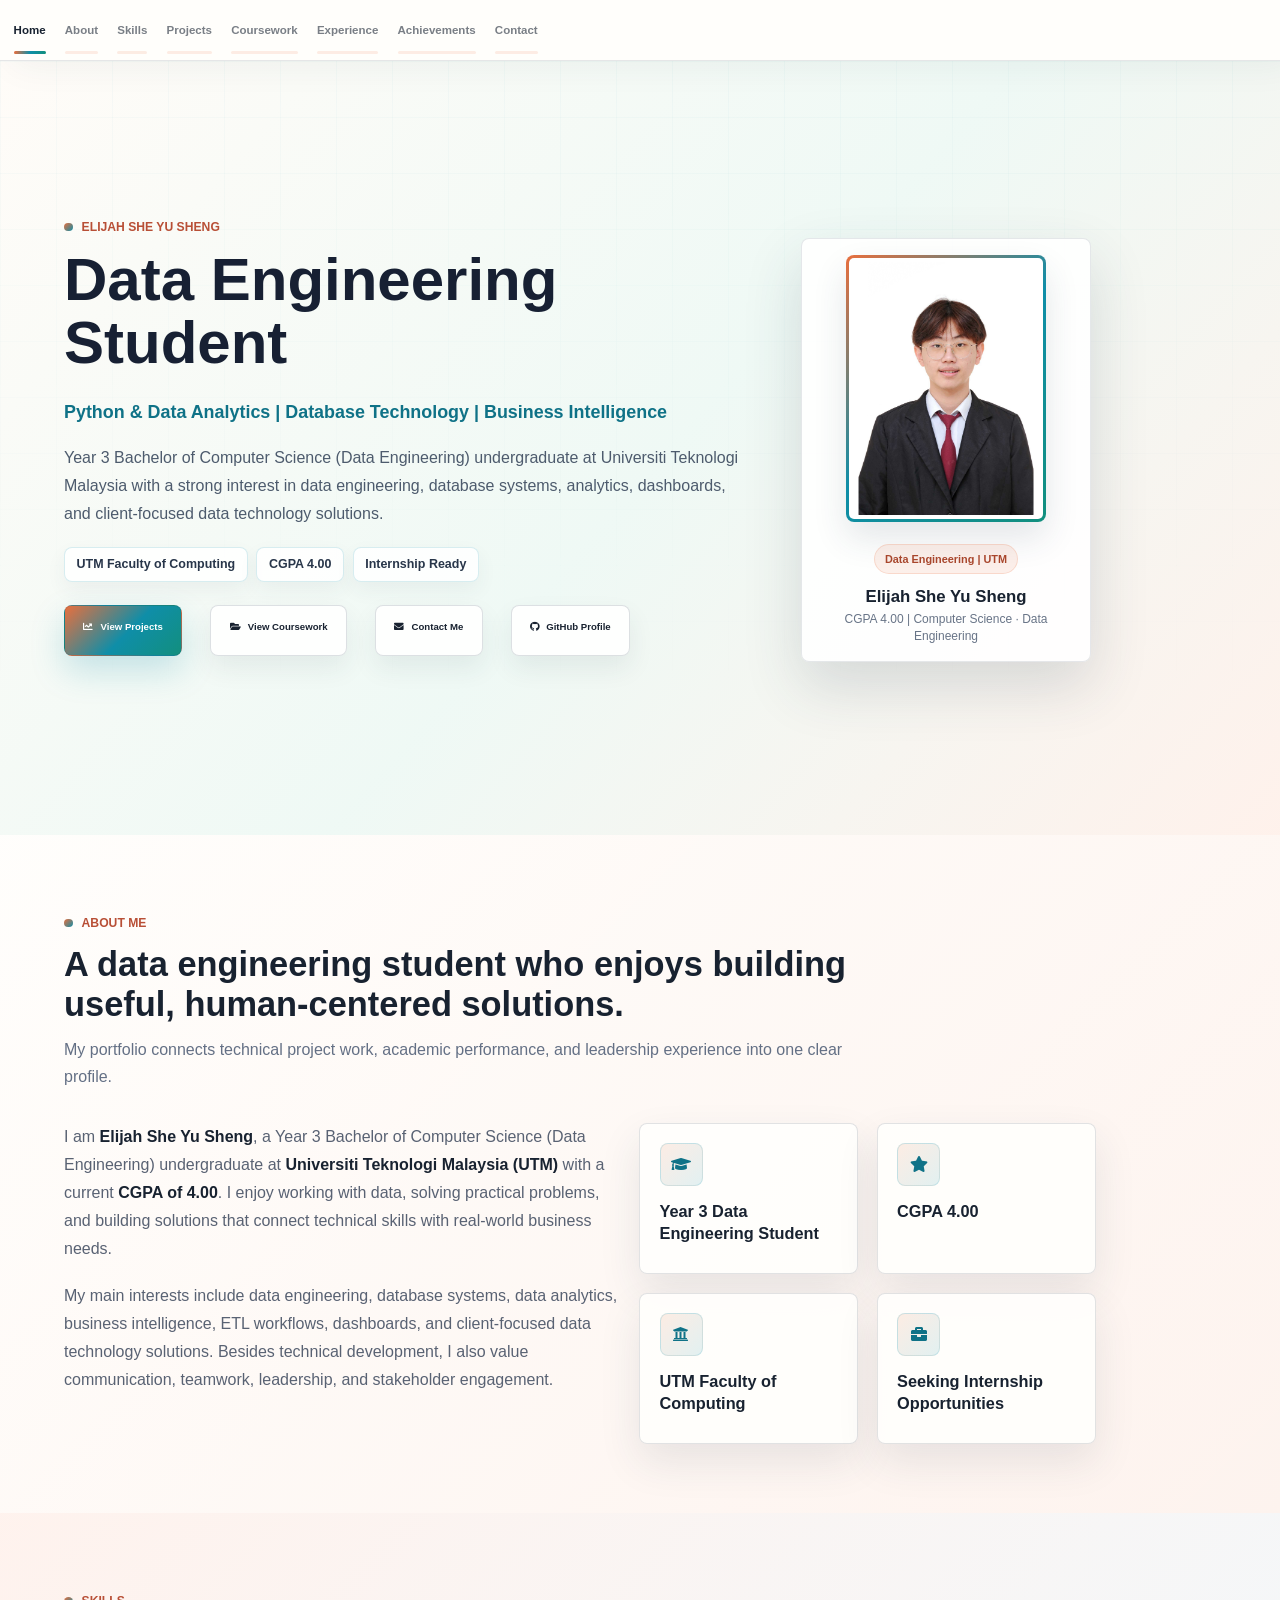
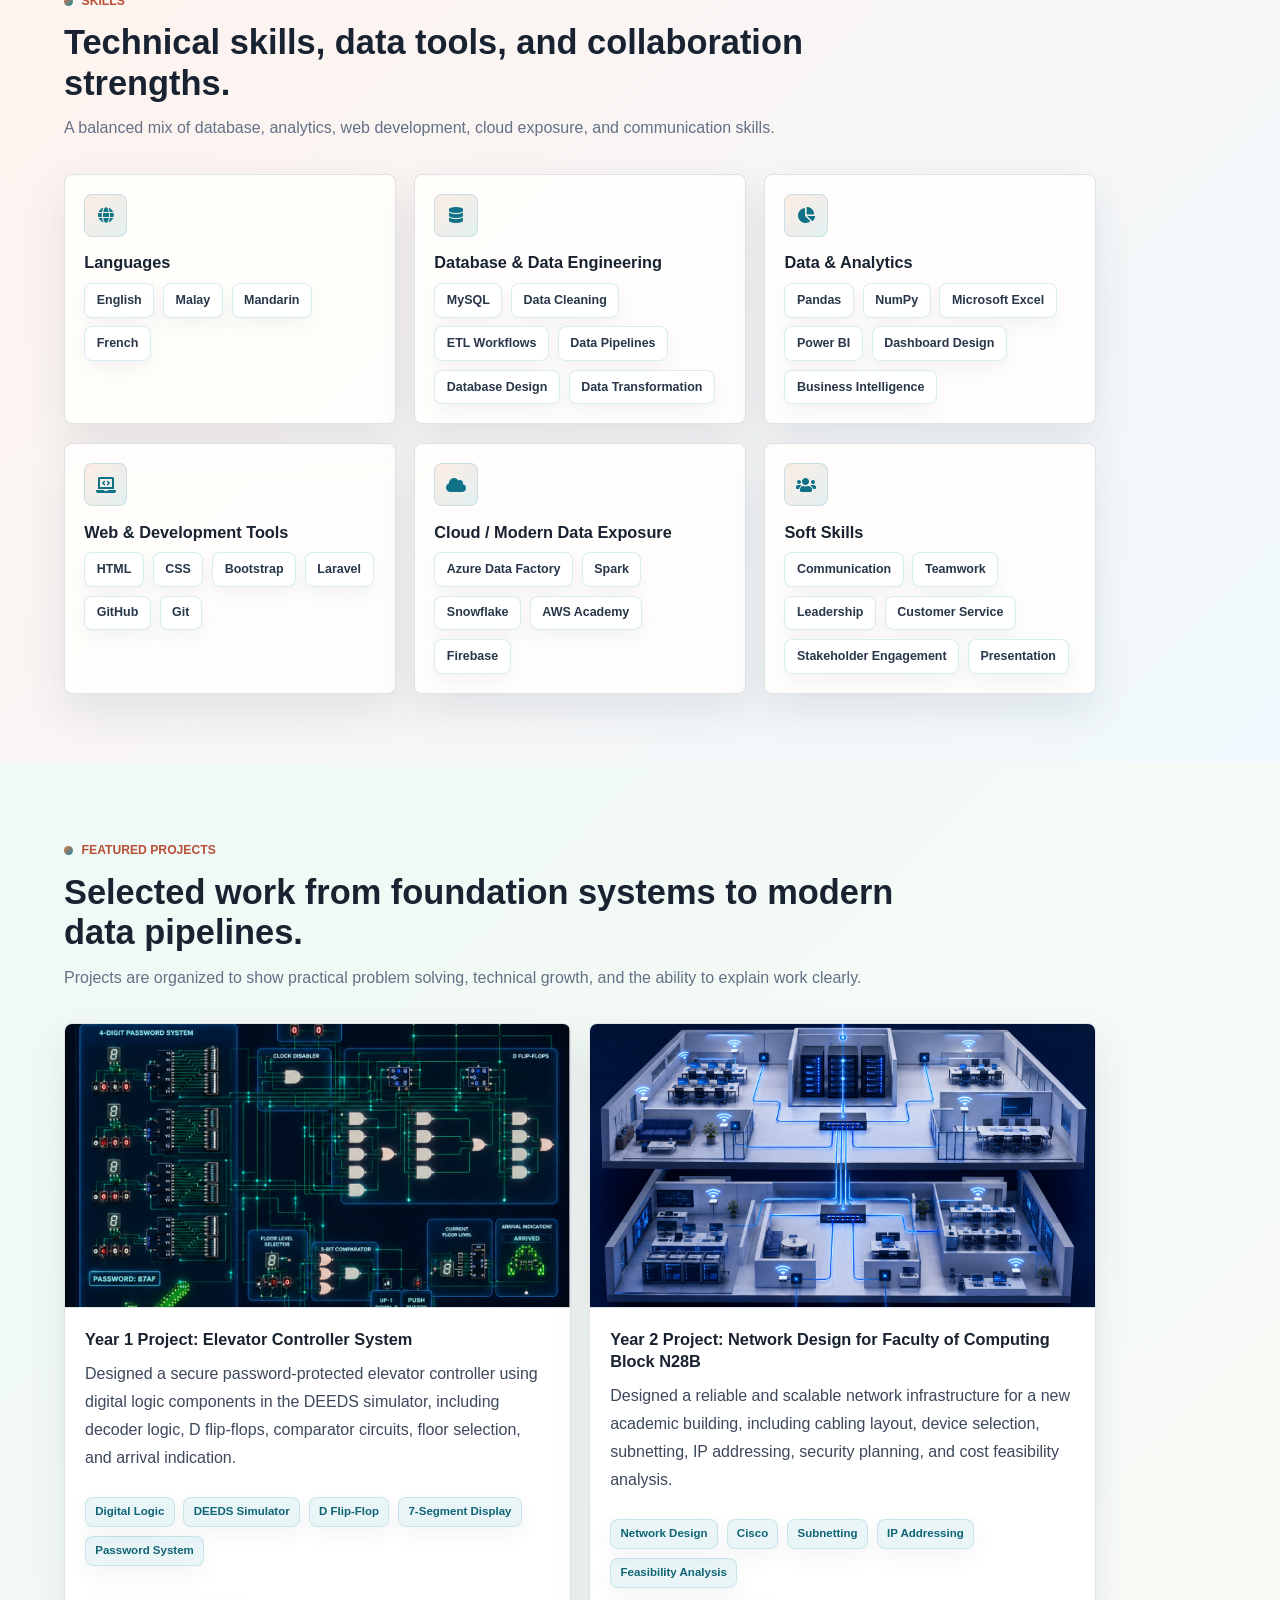
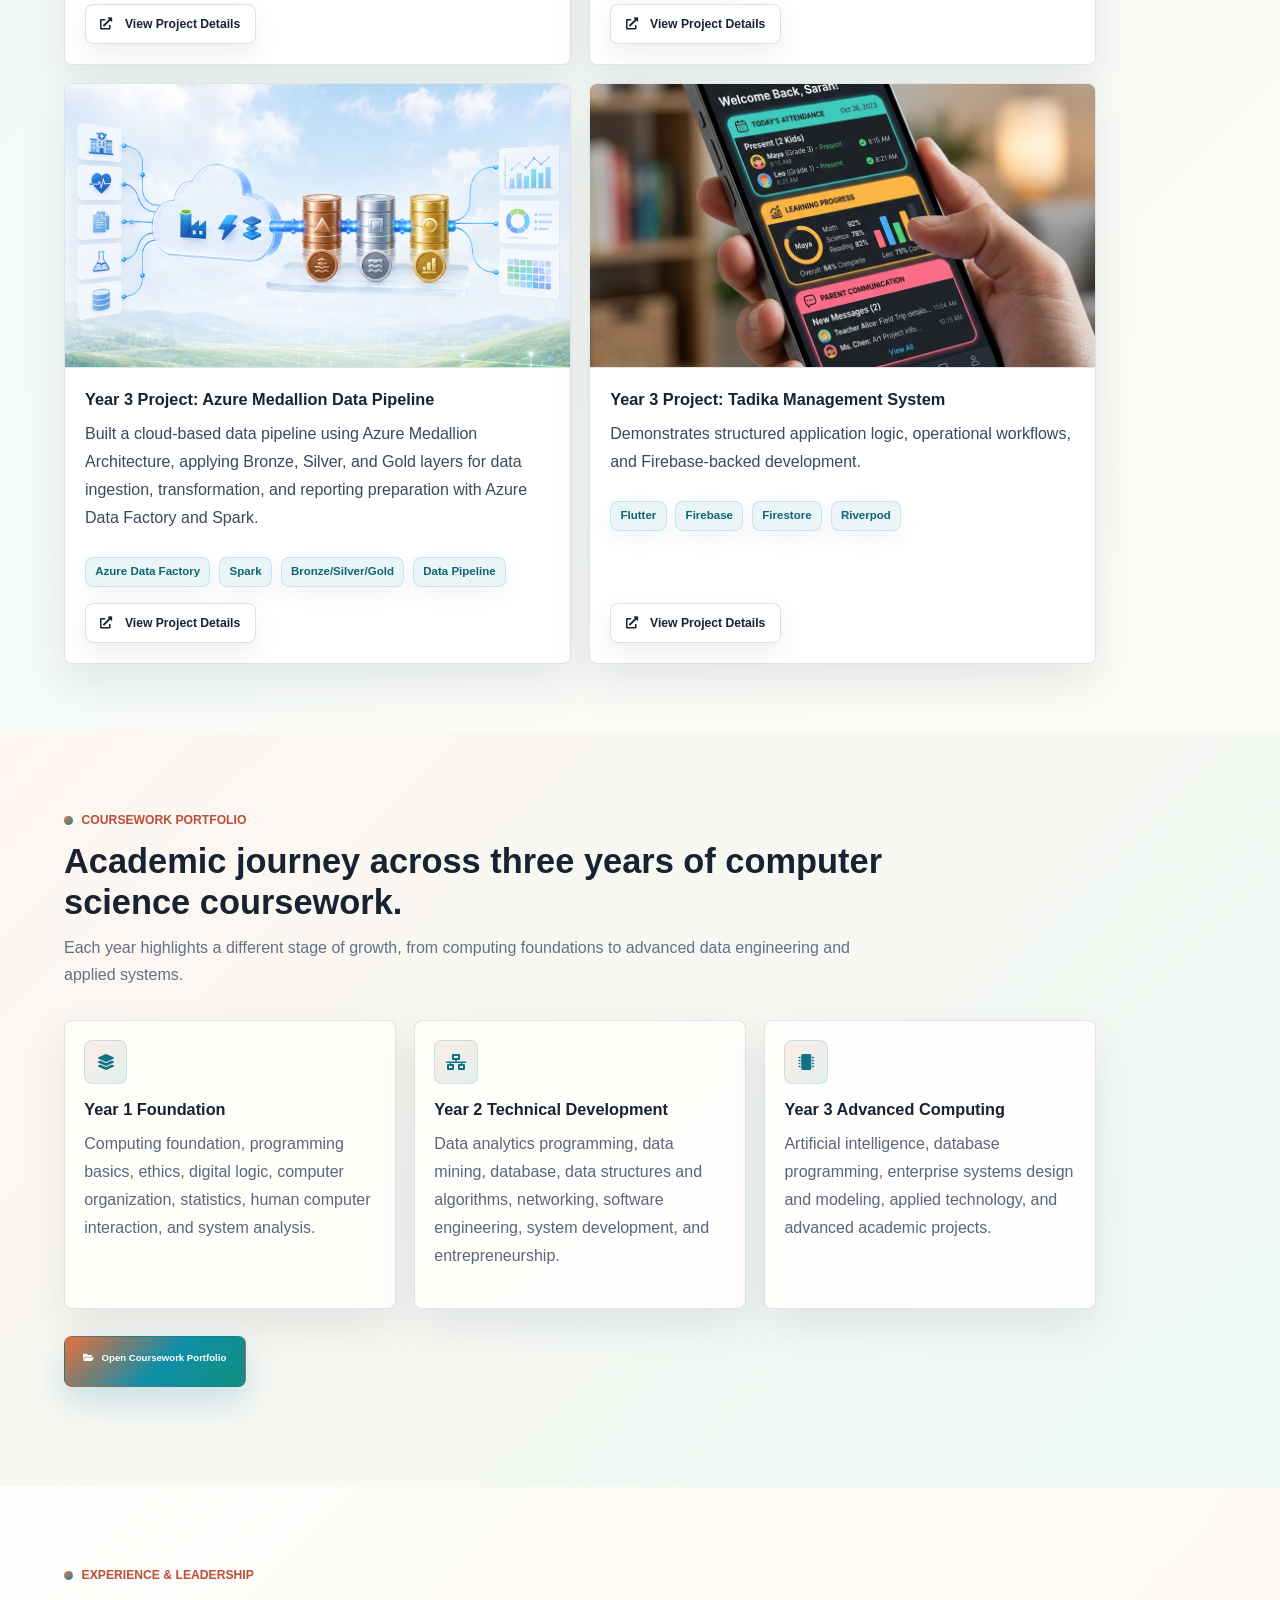
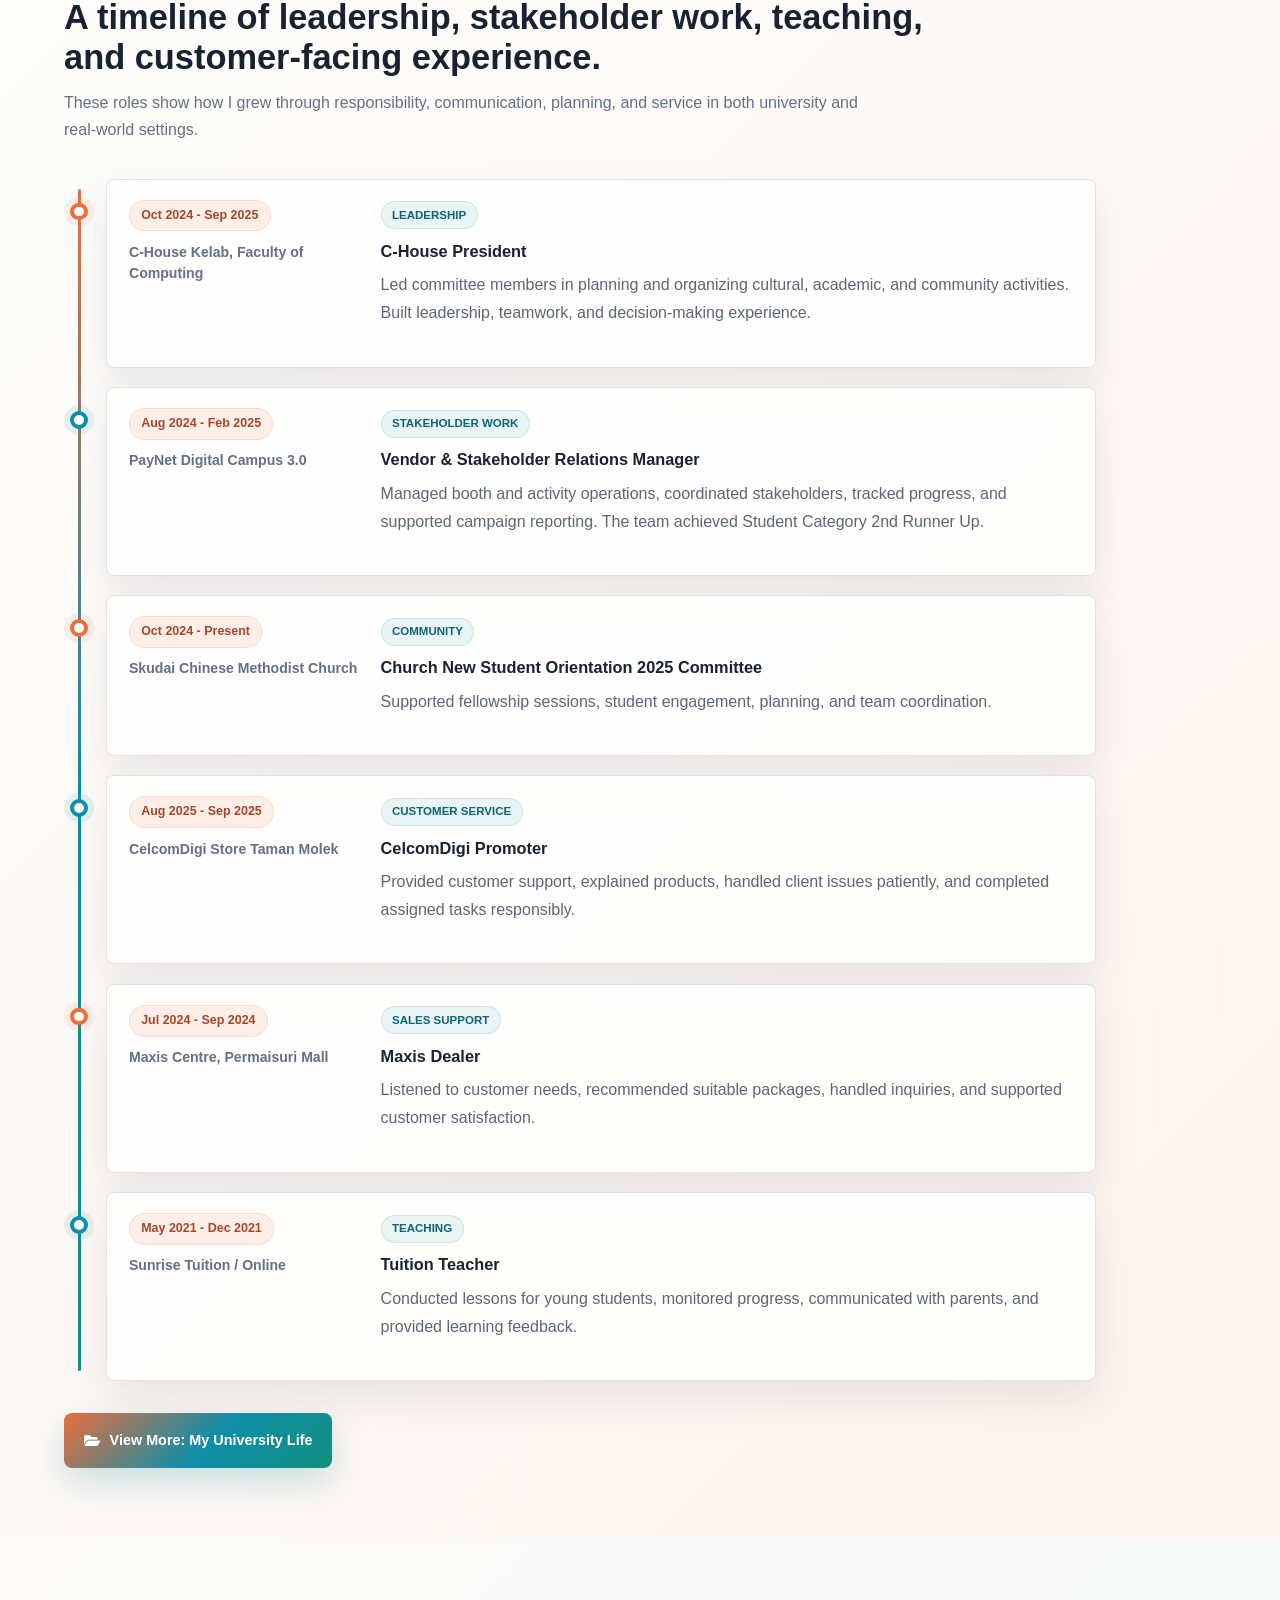
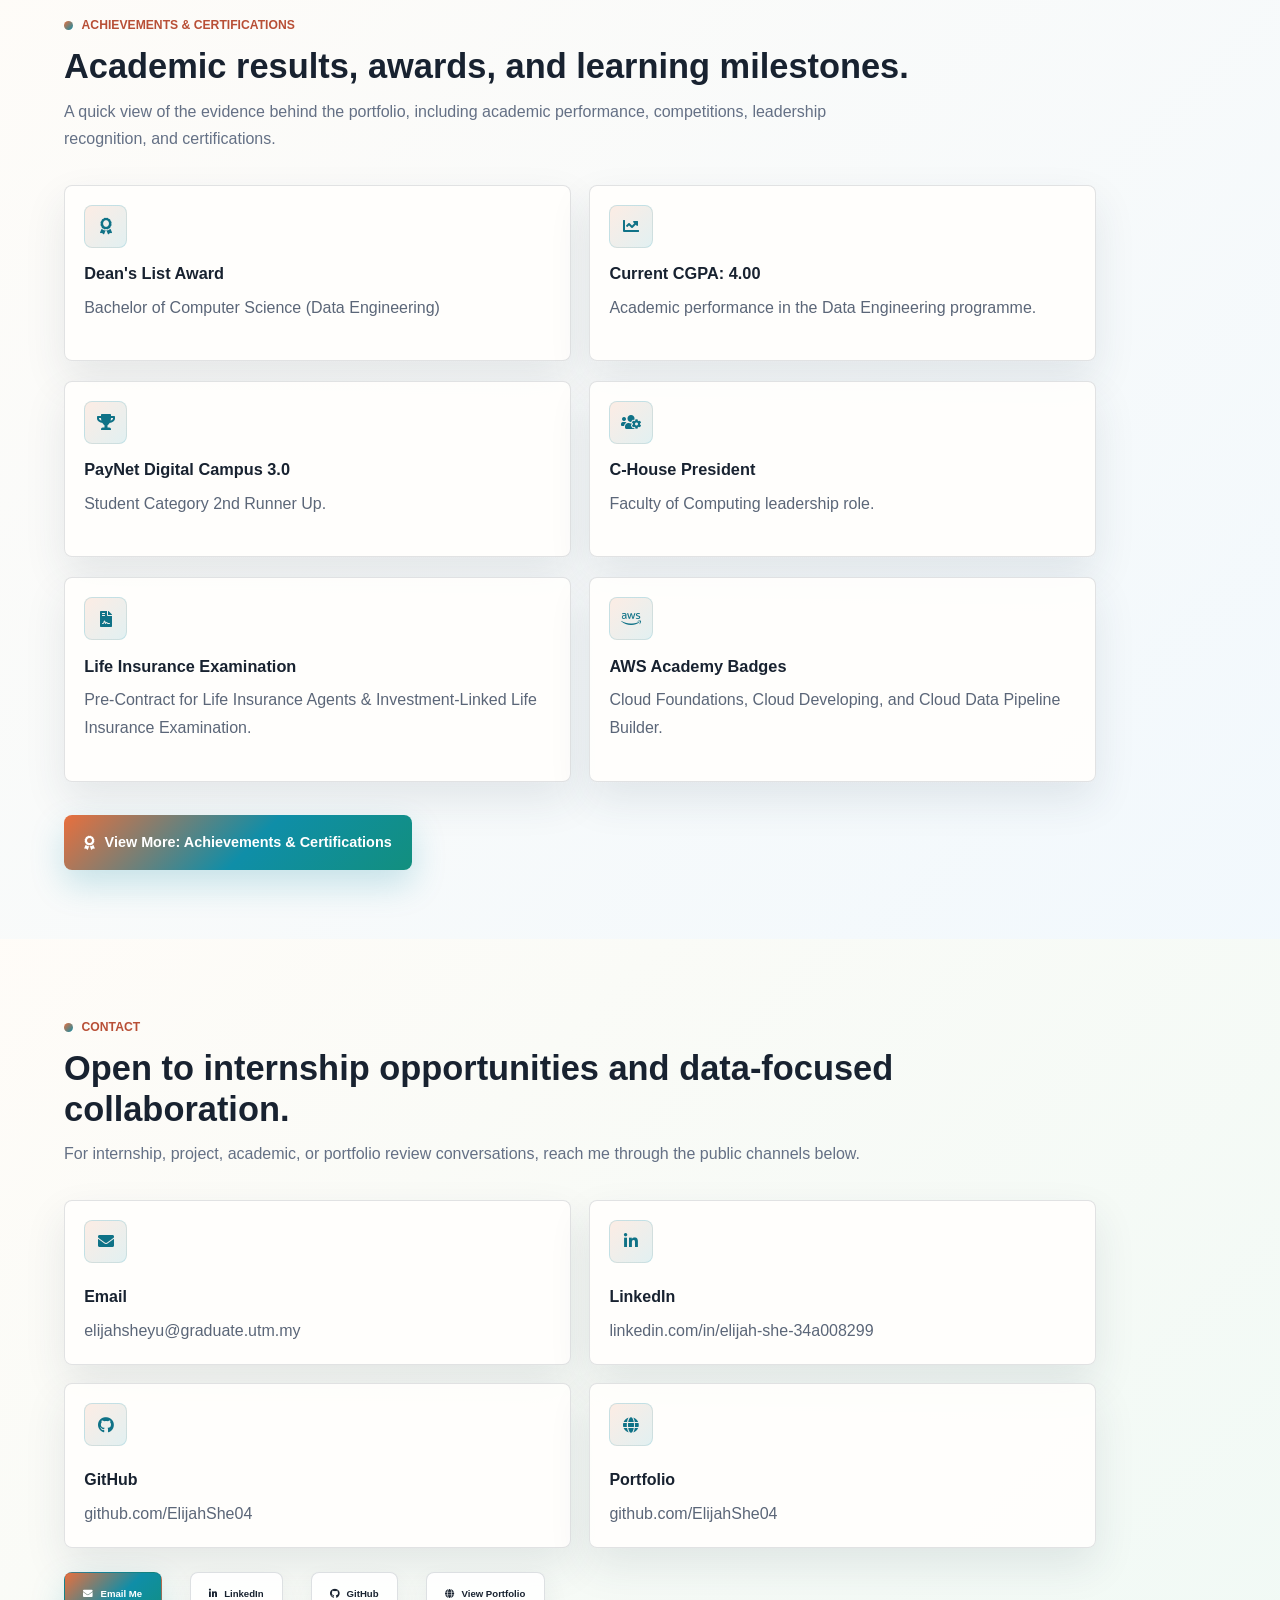
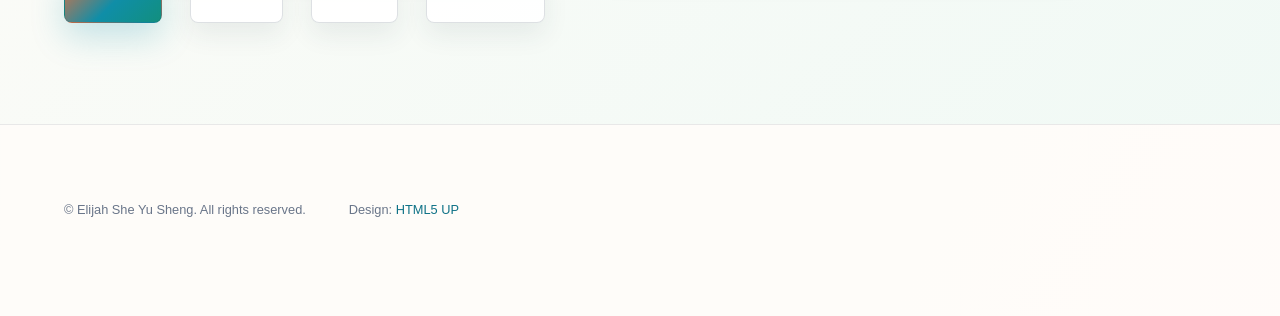
<file: index.html>
<!DOCTYPE HTML>
<!--
	Hyperspace by HTML5 UP
	html5up.net | @ajlkn
	Free for personal and commercial use under the CCA 3.0 license (html5up.net/license)
-->
<html lang="en">

<head>
	<title>Elijah She Yu Sheng | Data Engineering Portfolio</title>
	<meta charset="utf-8" />
	<meta name="viewport" content="width=device-width, initial-scale=1, user-scalable=no" />
	<meta name="description"
		content="Personal portfolio website for Elijah She Yu Sheng, a Year 3 Bachelor of Computer Science (Data Engineering) student at Universiti Teknologi Malaysia." />
	<link rel="stylesheet" href="assets/css/main.css" />
	<noscript>
		<link rel="stylesheet" href="assets/css/noscript.css" />
	</noscript>
</head>

<body class="is-preload">

	<!-- Sidebar -->
	<section id="sidebar">
		<div class="inner">
			<nav aria-label="Main navigation">
				<ul>
					<li><a href="#home">Home</a></li>
					<li><a href="#about">About</a></li>
					<li><a href="#skills">Skills</a></li>
					<li><a href="#projects">Projects</a></li>
					<li><a href="#coursework">Coursework</a></li>
					<li><a href="#experience">Experience</a></li>
					<li><a href="#achievements">Achievements</a></li>
					<li><a href="#contact">Contact</a></li>
				</ul>
			</nav>
		</div>
	</section>

	<!-- Wrapper -->
	<div id="wrapper">

		<!-- Home / Hero -->
		<section id="home" class="wrapper style1 fullscreen fade-up hero-section">
			<div class="inner hero-layout">
				<div class="hero-copy">
					<p class="section-kicker">Elijah She Yu Sheng</p>
					<h1>Data Engineering Student</h1>
					<p class="hero-title">Python &amp; Data Analytics | Database Technology | Business Intelligence</p>
					<p class="hero-summary">Year 3 Bachelor of Computer Science (Data Engineering) undergraduate at
						Universiti Teknologi Malaysia with a strong interest in data engineering, database systems,
						analytics, dashboards, and client-focused data technology solutions.</p>
					<div class="hero-tags" aria-label="Portfolio highlights">
						<span>UTM Faculty of Computing</span>
						<span>CGPA 4.00</span>
						<span>Internship Ready</span>
					</div>
					<ul class="actions hero-actions">
						<li><a href="#projects" class="button primary scrolly icon solid fa-chart-line">View
								Projects</a></li>
						<li><a href="#coursework" class="button scrolly icon solid fa-folder-open">View Coursework</a>
						</li>
						<li><a href="#contact" class="button scrolly icon solid fa-envelope">Contact Me</a></li>
						<li><a href="https://github.com/ElijahShe04" class="button icon brands fa-github"
								target="_blank" rel="noopener noreferrer">GitHub Profile</a></li>
					</ul>
				</div>
				<div class="hero-visual profile-hero" aria-label="Elijah She Yu Sheng profile photo">
					<div class="profile-photo-frame">
						<img src="images/elijah-profile.jpg" alt="Portrait of Elijah She Yu Sheng" />
					</div>

					<div class="profile-caption">
						<span class="profile-badge">Data Engineering | UTM</span>
						<h2>Elijah She Yu Sheng</h2>
						<p>CGPA 4.00 | Computer Science · Data Engineering</p>
					</div>
				</div>
			</div>
		</section>

		<!-- About Me -->
		<section id="about" class="wrapper style2 fade-up">
			<div class="inner">
				<p class="section-kicker">About Me</p>
				<h2>A data engineering student who enjoys building useful, human-centered solutions.</h2>
				<p class="section-lead">My portfolio connects technical project work, academic performance, and
					leadership experience into one clear profile.</p>
				<div class="about-grid">
					<div>
						<p>I am <strong>Elijah She Yu Sheng</strong>, a Year 3 Bachelor of Computer Science (Data
							Engineering) undergraduate at <strong>Universiti Teknologi Malaysia (UTM)</strong> with a
							current <strong>CGPA of 4.00</strong>. I enjoy working with data, solving practical
							problems, and building solutions that connect technical skills with real-world business
							needs.</p>
						<p>My main interests include data engineering, database systems, data analytics, business
							intelligence, ETL workflows, dashboards, and client-focused data technology solutions.
							Besides technical development, I also value communication, teamwork, leadership, and
							stakeholder engagement.</p>
					</div>
					<div class="highlight-grid">
						<article class="highlight-card">
							<span class="icon solid fa-graduation-cap"></span>
							<h3>Year 3 Data Engineering Student</h3>
						</article>
						<article class="highlight-card">
							<span class="icon solid fa-star"></span>
							<h3>CGPA 4.00</h3>
						</article>
						<article class="highlight-card">
							<span class="icon solid fa-university"></span>
							<h3>UTM Faculty of Computing</h3>
						</article>
						<article class="highlight-card">
							<span class="icon solid fa-briefcase"></span>
							<h3>Seeking Internship Opportunities</h3>
						</article>
					</div>
				</div>
			</div>
		</section>

		<!-- Skills -->
		<section id="skills" class="wrapper style3 fade-up">
			<div class="inner">
				<p class="section-kicker">Skills</p>
				<h2>Technical skills, data tools, and collaboration strengths.</h2>
				<p class="section-lead">A balanced mix of database, analytics, web development, cloud exposure, and
					communication skills.</p>
				<div class="skill-grid">
					<article class="skill-category">
						<span class="icon solid fa-globe"></span>
						<h3>Languages</h3>
						<ul class="tag-list">
							<li>English</li>
							<li>Malay</li>
							<li>Mandarin</li>
							<li>French</li>
						</ul>
					</article>
					<article class="skill-category">
						<span class="icon solid fa-database"></span>
						<h3>Database &amp; Data Engineering</h3>
						<ul class="tag-list">
							<li>MySQL</li>
							<li>Data Cleaning</li>
							<li>ETL Workflows</li>
							<li>Data Pipelines</li>
							<li>Database Design</li>
							<li>Data Transformation</li>
						</ul>
					</article>
					<article class="skill-category">
						<span class="icon solid fa-chart-pie"></span>
						<h3>Data &amp; Analytics</h3>
						<ul class="tag-list">
							<li>Pandas</li>
							<li>NumPy</li>
							<li>Microsoft Excel</li>
							<li>Power BI</li>
							<li>Dashboard Design</li>
							<li>Business Intelligence</li>
						</ul>
					</article>
					<article class="skill-category">
						<span class="icon solid fa-laptop-code"></span>
						<h3>Web &amp; Development Tools</h3>
						<ul class="tag-list">
							<li>HTML</li>
							<li>CSS</li>
							<li>Bootstrap</li>
							<li>Laravel</li>
							<li>GitHub</li>
							<li>Git</li>
						</ul>
					</article>
					<article class="skill-category">
						<span class="icon solid fa-cloud"></span>
						<h3>Cloud / Modern Data Exposure</h3>
						<ul class="tag-list">
							<li>Azure Data Factory</li>
							<li>Spark</li>
							<li>Snowflake</li>
							<li>AWS Academy</li>
							<li>Firebase</li>
						</ul>
					</article>
					<article class="skill-category">
						<span class="icon solid fa-users"></span>
						<h3>Soft Skills</h3>
						<ul class="tag-list">
							<li>Communication</li>
							<li>Teamwork</li>
							<li>Leadership</li>
							<li>Customer Service</li>
							<li>Stakeholder Engagement</li>
							<li>Presentation</li>
						</ul>
					</article>
				</div>
			</div>
		</section>

		<!-- Featured Projects -->
		<section id="projects" class="wrapper style2-alt fade-up">
			<div class="inner">
				<p class="section-kicker">Featured Projects</p>
				<h2>Selected work from foundation systems to modern data pipelines.</h2>
				<p class="section-lead">Projects are organized to show practical problem solving, technical growth,
					and the ability to explain work clearly.</p>
				<div class="projects-grid">
					<article class="project-card">
						<img src="images/project_elevator.png"
							alt="Elevator controller system digital logic project preview" />

						<div class="project-body">
							<h3>Year 1 Project: Elevator Controller System</h3>

							<p class="contribution">
								Designed a secure password-protected elevator controller using digital logic components
								in the DEEDS simulator, including decoder logic, D flip-flops, comparator circuits,
								floor selection, and arrival indication.
							</p>

							<ul class="tag-list compact">
								<li>Digital Logic</li>
								<li>DEEDS Simulator</li>
								<li>D Flip-Flop</li>
								<li>7-Segment Display</li>
								<li>Password System</li>
							</ul>

							<a href="https://github.com/ELIJAHSHE04/Semester-Assignment-Portfolio/blob/main/year%201/DIGITAL%20LOGIC/Digital%20Logic%20Project-1.pdf"
								class="button small icon solid fa-external-link-alt">
								View Project Details
							</a>
						</div>
					</article>

					<article class="project-card">
						<img src="images/project_network_design.png" alt="Network design project preview" />

						<div class="project-body">
							<h3>Year 2 Project: Network Design for Faculty of Computing Block N28B</h3>

							<p class="contribution">
								Designed a reliable and scalable network infrastructure for a new academic building,
								including cabling layout, device selection, subnetting, IP addressing,
								security planning, and cost feasibility analysis.
							</p>

							<ul class="tag-list compact">
								<li>Network Design</li>
								<li>Cisco</li>
								<li>Subnetting</li>
								<li>IP Addressing</li>
								<li>Feasibility Analysis</li>
							</ul>

							<a href="https://github.com/ELIJAHSHE04/Semester-Assignment-Portfolio/blob/main/year%202/NETWORK%20COMMUNICATIONS/Netcom_Final_Final.pdf"
								class="button small icon solid fa-external-link-alt">
								View Project Details
							</a>
						</div>
					</article>



					<article class="project-card">
						<img src="images/project_a.png" alt="Azure medallion data pipeline project preview" />

						<div class="project-body">
							<h3>Year 3 Project: Azure Medallion Data Pipeline</h3>

							<p class="contribution">
								Built a cloud-based data pipeline using Azure Medallion Architecture,
								applying Bronze, Silver, and Gold layers for data ingestion, transformation,
								and reporting preparation with Azure Data Factory and Spark.
							</p>

							<ul class="tag-list compact">
								<li>Azure Data Factory</li>
								<li>Spark</li>
								<li>Bronze/Silver/Gold</li>
								<li>Data Pipeline</li>
							</ul>

							<a href="https://github.com/ELIJAHSHE04/Semester-Assignment-Portfolio/blob/main/year%203/SPECIAL%20TOPIC%20IN%20DATA%20ENGINEERING/STDE%20PROJECT%20GROUP%204%20(SECP3843-01)(1).pdf"
								class="button small icon solid fa-external-link-alt">
								View Project Details
							</a>
						</div>
					</article>
					<article class="project-card">
						<img src="images/project_tadika.png" alt="Tadika management system project preview" />
						<div class="project-body">
							<h3>Year 3 Project: Tadika Management System</h3>
							<p class="contribution">Demonstrates structured application logic, operational workflows,
								and Firebase-backed development.</p>
							<ul class="tag-list compact">
								<li>Flutter</li>
								<li>Firebase</li>
								<li>Firestore</li>
								<li>Riverpod</li>
							</ul>

							<a href="https://github.com/brendan-chia/App-Development-_GENIUSAQILOS"
								class="button small icon solid fa-external-link-alt">
								View Project Details
							</a>
						</div>
					</article>
				</div>
			</div>
		</section>

		<!-- Coursework Portfolio -->
		<section id="coursework" class="wrapper style1-alt fade-up">
			<div class="inner">
				<p class="section-kicker">Coursework Portfolio</p>
				<h2>Academic journey across three years of computer science coursework.</h2>
				<p class="section-lead">Each year highlights a different stage of growth, from computing foundations
					to advanced data engineering and applied systems.</p>
				<div class="course-grid">
					<a href="https://github.com/ELIJAHSHE04/Semester-Assignment-Portfolio/tree/main/year%201"
						class="course-card-link" target="_blank" rel="noopener noreferrer">
						<article class="course-card">
							<span class="icon solid fa-layer-group"></span>
							<h3>Year 1 Foundation</h3>
							<p>
								Computing foundation, programming basics, ethics, digital logic, computer organization,
								statistics, human computer interaction, and system analysis.
							</p>
						</article>
					</a>

					<a href="https://github.com/ELIJAHSHE04/Semester-Assignment-Portfolio/tree/main/year%202"
						class="course-card-link" target="_blank" rel="noopener noreferrer">
						<article class="course-card">
							<span class="icon solid fa-network-wired"></span>
							<h3>Year 2 Technical Development</h3>
							<p>
								Data analytics programming, data mining, database, data structures and algorithms,
								networking, software engineering, system development, and entrepreneurship.
							</p>
						</article>
					</a>

					<a href="https://github.com/ELIJAHSHE04/Semester-Assignment-Portfolio/tree/main/year%203"
						class="course-card-link" target="_blank" rel="noopener noreferrer">
						<article class="course-card">
							<span class="icon solid fa-microchip"></span>
							<h3>Year 3 Advanced Computing</h3>
							<p>
								Artificial intelligence, database programming, enterprise systems design and modeling,
								applied technology, and advanced academic projects.
							</p>
						</article>
					</a>
				</div>
				<ul class="actions">
					<li><a href="https://github.com/ELIJAHSHE04/Semester-Assignment-Portfolio"
							class="button primary icon solid fa-folder-open" target="_blank"
							rel="noopener noreferrer">Open Coursework Portfolio</a></li>
				</ul>
			</div>
		</section>

		<!-- Experience & Leadership -->
		<section id="experience" class="wrapper style2 fade-up">
			<div class="inner">
				<p class="section-kicker">Experience &amp; Leadership</p>
				<h2>A timeline of leadership, stakeholder work, teaching, and customer-facing experience.</h2>
				<p class="section-lead">These roles show how I grew through responsibility, communication, planning,
					and service in both university and real-world settings.</p>
				<div class="timeline">
					<article class="timeline-card">
						<div class="timeline-meta">
							<span>Oct 2024 - Sep 2025</span>
							<strong>C-House Kelab, Faculty of Computing</strong>
						</div>
						<div class="timeline-body">
							<span class="timeline-pill">Leadership</span>
							<h3>C-House President</h3>
							<p>Led committee members in planning and organizing cultural, academic, and community
								activities. Built leadership, teamwork, and decision-making experience.</p>
						</div>
					</article>
					<article class="timeline-card">
						<div class="timeline-meta">
							<span>Aug 2024 - Feb 2025</span>
							<strong>PayNet Digital Campus 3.0</strong>
						</div>
						<div class="timeline-body">
							<span class="timeline-pill">Stakeholder Work</span>
							<h3>Vendor &amp; Stakeholder Relations Manager</h3>
							<p>Managed booth and activity operations, coordinated stakeholders, tracked progress, and
								supported campaign reporting. The team achieved Student Category 2nd Runner Up.</p>
						</div>
					</article>
					<article class="timeline-card">
						<div class="timeline-meta">
							<span>Oct 2024 - Present</span>
							<strong>Skudai Chinese Methodist Church</strong>
						</div>
						<div class="timeline-body">
							<span class="timeline-pill">Community</span>
							<h3>Church New Student Orientation 2025 Committee</h3>
							<p>Supported fellowship sessions, student engagement, planning, and team coordination.</p>
						</div>
					</article>
					<article class="timeline-card">
						<div class="timeline-meta">
							<span>Aug 2025 - Sep 2025</span>
							<strong>CelcomDigi Store Taman Molek</strong>
						</div>
						<div class="timeline-body">
							<span class="timeline-pill">Customer Service</span>
							<h3>CelcomDigi Promoter</h3>
							<p>Provided customer support, explained products, handled client issues patiently, and
								completed assigned tasks responsibly.</p>
						</div>
					</article>
					<article class="timeline-card">
						<div class="timeline-meta">
							<span>Jul 2024 - Sep 2024</span>
							<strong>Maxis Centre, Permaisuri Mall</strong>
						</div>
						<div class="timeline-body">
							<span class="timeline-pill">Sales Support</span>
							<h3>Maxis Dealer</h3>
							<p>Listened to customer needs, recommended suitable packages, handled inquiries, and
								supported customer satisfaction.</p>
						</div>
					</article>
					<article class="timeline-card">
						<div class="timeline-meta">
							<span>May 2021 - Dec 2021</span>
							<strong>Sunrise Tuition / Online</strong>
						</div>
						<div class="timeline-body">
							<span class="timeline-pill">Teaching</span>
							<h3>Tuition Teacher</h3>
							<p>Conducted lessons for young students, monitored progress, communicated with parents, and
								provided learning feedback.</p>
						</div>
					</article>
				</div>
				<div class="experience-actions">
					<a href="https://github.com/ELIJAHSHE04/Semester-Assignment-Portfolio/blob/main/UniLife/life%20book.pdf"
						class="portfolio-button icon solid fa-folder-open" target="_blank" rel="noopener noreferrer">
						View More: My University Life
					</a>
				</div>
			</div>

		</section>

		<!-- Achievements & Certifications -->
		<section id="achievements" class="wrapper style3-alt fade-up">
			<div class="inner">
				<p class="section-kicker">Achievements &amp; Certifications</p>
				<h2>Academic results, awards, and learning milestones.</h2>
				<p class="section-lead">A quick view of the evidence behind the portfolio, including academic
					performance, competitions, leadership recognition, and certifications.</p>

				<div class="achievement-grid">

					<a href="https://github.com/ELIJAHSHE04/Semester-Assignment-Portfolio/blob/main/Achievements%20%26%20Certifications/ACADEMIC%20TRANSCRIPT%20-%20ELIJAH%20SHE%20YU%20SHENG.pdf"
						class="achievement-card-link" target="_blank" rel="noopener noreferrer">
						<article class="achievement-card">
							<span class="icon solid fa-award"></span>
							<h3>Dean's List Award</h3>
							<p>Bachelor of Computer Science (Data Engineering)</p>
						</article>
					</a>

					<a href="https://github.com/ELIJAHSHE04/Semester-Assignment-Portfolio/blob/main/Achievements%20%26%20Certifications/ACADEMIC%20TRANSCRIPT%20-%20ELIJAH%20SHE%20YU%20SHENG.pdf"
						class="achievement-card-link" target="_blank" rel="noopener noreferrer">
						<article class="achievement-card">
							<span class="icon solid fa-chart-line"></span>
							<h3>Current CGPA: 4.00</h3>
							<p>Academic performance in the Data Engineering programme.</p>
						</article>
					</a>

					<a href="https://www.facebook.com/computing.utm/posts/tahniah-utm-utm-berjaya-merangkul-anugerah-khas-paynet-digital-campus-30-selepas/1089337586330022/"
						class="achievement-card-link" target="_blank" rel="noopener noreferrer">
						<article class="achievement-card">
							<span class="icon solid fa-trophy"></span>
							<h3>PayNet Digital Campus 3.0</h3>
							<p>Student Category 2nd Runner Up.</p>
						</article>
					</a>

					<a href="https://github.com/ELIJAHSHE04/Semester-Assignment-Portfolio/blob/main/Achievements%20%26%20Certifications/Chouse%20President.jpeg"
						class="achievement-card-link" target="_blank" rel="noopener noreferrer">
						<article class="achievement-card">
							<span class="icon solid fa-users-cog"></span>
							<h3>C-House President</h3>
							<p>Faculty of Computing leadership role.</p>
						</article>
					</a>

					<a href="https://github.com/ELIJAHSHE04/Semester-Assignment-Portfolio/blob/main/Achievements%20%26%20Certifications/insuran%20result%202425.pdf"
						class="achievement-card-link" target="_blank" rel="noopener noreferrer">
						<article class="achievement-card">
							<span class="icon solid fa-file-contract"></span>
							<h3>Life Insurance Examination</h3>
							<p>
								Pre-Contract for Life Insurance Agents &amp; Investment-Linked Life Insurance
								Examination.
							</p>
						</article>
					</a>

					<a href="https://github.com/ELIJAHSHE04/Semester-Assignment-Portfolio/blob/main/Achievements%20%26%20Certifications/AWS_Academy_Graduate___Cloud_Data_Pipeline_Builder___Training_Badge_Badge20260526-32-807cgn.pdf"
						class="achievement-card-link" target="_blank" rel="noopener noreferrer">
						<article class="achievement-card">
							<span class="icon brands fa-aws"></span>
							<h3>AWS Academy Badges</h3>
							<p>Cloud Foundations, Cloud Developing, and Cloud Data Pipeline Builder.</p>
						</article>
					</a>

				</div>

				<div class="experience-actions">
					<a href="https://github.com/ELIJAHSHE04/Semester-Assignment-Portfolio/tree/main/Achievements%20%26%20Certifications"
						class="portfolio-button icon solid fa-award" target="_blank" rel="noopener noreferrer">
						View More: Achievements &amp; Certifications
					</a>
				</div>
			</div>
		</section>

		<!-- Contact -->
		<section id="contact" class="wrapper style1 fade-up contact-section">
			<div class="inner">
				<p class="section-kicker">Contact</p>
				<h2>Open to internship opportunities and data-focused collaboration.</h2>
				<p class="section-lead">For internship, project, academic, or portfolio review conversations, reach me
					through the public channels below.</p>
				<div class="contact-grid">
					<a href="mailto:elijahsheyu@graduate.utm.my" class="contact-card" target="_blank"
						rel="noopener noreferrer">
						<span class="icon solid fa-envelope"></span>
						<strong>Email</strong>
						<span>elijahsheyu@graduate.utm.my</span>
					</a>
					<a href="https://www.linkedin.com/in/elijah-she-34a008299/" class="contact-card" target="_blank"
						rel="noopener noreferrer">
						<span class="icon brands fa-linkedin-in"></span>
						<strong>LinkedIn</strong>
						<span>linkedin.com/in/elijah-she-34a008299</span>
					</a>
					<a href="https://github.com/ElijahShe04" class="contact-card" target="_blank"
						rel="noopener noreferrer">
						<span class="icon brands fa-github"></span>
						<strong>GitHub</strong>
						<span>github.com/ElijahShe04</span>
					</a>
					<a href="https://github.com/ElijahShe04" class="contact-card" target="_blank"
						rel="noopener noreferrer">
						<span class="icon solid fa-globe"></span>
						<strong>Portfolio</strong>
						<span>github.com/ElijahShe04</span>
					</a>
				</div>
				<ul class="actions contact-actions">
					<li><a href="mailto:elijahsheyu@graduate.utm.my" class="button primary icon solid fa-envelope"
							target="_blank" rel="noopener noreferrer">Email Me</a></li>
					<li><a href="https://www.linkedin.com/in/elijah-she-34a008299/"
							class="button icon brands fa-linkedin-in" target="_blank"
							rel="noopener noreferrer">LinkedIn</a></li>
					<li><a href="https://github.com/ElijahShe04" class="button icon brands fa-github" target="_blank"
							rel="noopener noreferrer">GitHub</a></li>
					<li><a href="https://github.com/ElijahShe04" class="button icon solid fa-globe" target="_blank"
							rel="noopener noreferrer">View
							Portfolio</a></li>
				</ul>
			</div>
		</section>

	</div>

	<!-- Footer -->
	<footer id="footer" class="wrapper style1-alt">
		<div class="inner">
			<ul class="menu">
				<li>&copy; Elijah She Yu Sheng. All rights reserved.</li>
				<li>Design: <a href="http://html5up.net" target="_blank" rel="noopener noreferrer">HTML5 UP</a></li>
			</ul>
		</div>
	</footer>

	<!-- Scripts -->
	<script src="assets/js/jquery.min.js"></script>
	<script src="assets/js/jquery.scrollex.min.js"></script>
	<script src="assets/js/jquery.scrolly.min.js"></script>
	<script src="assets/js/browser.min.js"></script>
	<script src="assets/js/breakpoints.min.js"></script>
	<script src="assets/js/util.js"></script>
	<script src="assets/js/main.js"></script>

</body>

</html>
</file>
<file: assets/css/noscript.css>
/*
	Hyperspace by HTML5 UP
	html5up.net | @ajlkn
	Free for personal and commercial use under the CCA 3.0 license (html5up.net/license)
*/

/* Spotlights */

	.spotlights > section > .image:before {
		opacity: 0 !important;
	}

	.spotlights > section > .content > .inner {
		-moz-transform: none !important;
		-webkit-transform: none !important;
		-ms-transform: none !important;
		transform: none !important;
		opacity: 1 !important;
	}

/* Wrapper */

	.wrapper > .inner {
		opacity: 1 !important;
		-moz-transform: none !important;
		-webkit-transform: none !important;
		-ms-transform: none !important;
		transform: none !important;
	}

/* Sidebar */

	#sidebar > .inner {
		opacity: 1 !important;
	}

	#sidebar nav > ul > li {
		-moz-transform: none !important;
		-webkit-transform: none !important;
		-ms-transform: none !important;
		transform: none !important;
		opacity: 1 !important;
	}
</file>
<file: assets/css/main.css>
@import url(fontawesome-all.min.css);

/*
	Hyperspace by HTML5 UP
	html5up.net | @ajlkn
	Free for personal and commercial use under the CCA 3.0 license (html5up.net/license)
*/

html,
body,
div,
span,
applet,
object,
iframe,
h1,
h2,
h3,
h4,
h5,
h6,
p,
blockquote,
pre,
a,
abbr,
acronym,
address,
big,
cite,
code,
del,
dfn,
em,
img,
ins,
kbd,
q,
s,
samp,
small,
strike,
strong,
sub,
sup,
tt,
var,
b,
u,
i,
center,
dl,
dt,
dd,
ol,
ul,
li,
fieldset,
form,
label,
legend,
table,
caption,
tbody,
tfoot,
thead,
tr,
th,
td,
article,
aside,
canvas,
details,
embed,
figure,
figcaption,
footer,
header,
hgroup,
menu,
nav,
output,
ruby,
section,
summary,
time,
mark,
audio,
video {
	margin: 0;
	padding: 0;
	border: 0;
	font-size: 100%;
	font: inherit;
	vertical-align: baseline;
}

article,
aside,
details,
figcaption,
figure,
footer,
header,
hgroup,
menu,
nav,
section {
	display: block;
}

body {
	line-height: 1;
}

ol,
ul {
	list-style: none;
}

blockquote,
q {
	quotes: none;
}

blockquote:before,
blockquote:after,
q:before,
q:after {
	content: '';
	content: none;
}

table {
	border-collapse: collapse;
	border-spacing: 0;
}

body {
	-webkit-text-size-adjust: none;
}

mark {
	background-color: transparent;
	color: inherit;
}

input::-moz-focus-inner {
	border: 0;
	padding: 0;
}

input,
select,
textarea {
	-moz-appearance: none;
	-webkit-appearance: none;
	-ms-appearance: none;
	appearance: none;
}

/* Basic */

@-ms-viewport {
	width: device-width;
}

body {
	-ms-overflow-style: scrollbar;
}

@media screen and (max-width: 480px) {

	html,
	body {
		min-width: 320px;
	}

}

html {
	box-sizing: border-box;
}

*,
*:before,
*:after {
	box-sizing: inherit;
}

body {
	background: #090d16;
}

body.is-preload *,
body.is-preload *:before,
body.is-preload *:after {
	-moz-animation: none !important;
	-webkit-animation: none !important;
	-ms-animation: none !important;
	animation: none !important;
	-moz-transition: none !important;
	-webkit-transition: none !important;
	-ms-transition: none !important;
	transition: none !important;
}

/* Type */

body,
input,
select,
textarea {
	color: rgba(255, 255, 255, 0.65);
	font-family: -apple-system, BlinkMacSystemFont, "Segoe UI", Roboto, Oxygen, Ubuntu, Cantarell, "Open Sans", "Helvetica Neue", sans-serif;
	font-size: 16.5pt;
	font-weight: normal;
	line-height: 1.75;
}

@media screen and (max-width: 1680px) {

	body,
	input,
	select,
	textarea {
		font-size: 13pt;
	}

}

@media screen and (max-width: 1280px) {

	body,
	input,
	select,
	textarea {
		font-size: 12pt;
	}

}

@media screen and (max-width: 360px) {

	body,
	input,
	select,
	textarea {
		font-size: 11pt;
	}

}

a {
	-moz-transition: color 0.2s ease, border-bottom-color 0.2s ease;
	-webkit-transition: color 0.2s ease, border-bottom-color 0.2s ease;
	-ms-transition: color 0.2s ease, border-bottom-color 0.2s ease;
	transition: color 0.2s ease, border-bottom-color 0.2s ease;
	border-bottom: dotted 1px rgba(255, 255, 255, 0.35);
	color: inherit;
	text-decoration: none;
}

a:hover {
	border-bottom-color: transparent;
	color: #ffffff;
}

strong,
b {
	color: #ffffff;
	font-weight: bold;
}

em,
i {
	font-style: italic;
}

p {
	margin: 0 0 2em 0;
}

h1,
h2,
h3,
h4,
h5,
h6 {
	color: #ffffff;
	font-weight: bold;
	line-height: 1.5;
	margin: 0 0 0.5em 0;
}

h1 a,
h2 a,
h3 a,
h4 a,
h5 a,
h6 a {
	color: inherit;
	text-decoration: none;
}

h1 {
	font-size: 2.75em;
}

h1.major {
	margin: 0 0 1.3em 0;
	position: relative;
	padding-bottom: 0.35em;
}

h1.major:after {
	background-image: -moz-linear-gradient(to right, #4f46e5, #06b6d4);
	background-image: -webkit-linear-gradient(to right, #4f46e5, #06b6d4);
	background-image: -ms-linear-gradient(to right, #4f46e5, #06b6d4);
	background-image: linear-gradient(to right, #4f46e5, #06b6d4);
	-moz-transition: max-width 0.2s ease;
	-webkit-transition: max-width 0.2s ease;
	-ms-transition: max-width 0.2s ease;
	transition: max-width 0.2s ease;
	border-radius: 0.2em;
	bottom: 0;
	content: '';
	height: 0.05em;
	position: absolute;
	right: 0;
	width: 100%;
}

h2 {
	font-size: 1.75em;
}

h3 {
	font-size: 1.1em;
}

h4 {
	font-size: 1em;
}

h5 {
	font-size: 0.8em;
}

h6 {
	font-size: 0.6em;
}

@media screen and (max-width: 736px) {

	h1 {
		font-size: 2em;
	}

	h2 {
		font-size: 1.25em;
	}

	h3 {
		font-size: 1em;
	}

	h4 {
		font-size: 0.8em;
	}

	h5 {
		font-size: 0.6em;
	}

	h6 {
		font-size: 0.6em;
	}

}

sub {
	font-size: 0.8em;
	position: relative;
	top: 0.5em;
}

sup {
	font-size: 0.8em;
	position: relative;
	top: -0.5em;
}

blockquote {
	border-left: solid 4px rgba(255, 255, 255, 0.15);
	font-style: italic;
	margin: 0 0 2em 0;
	padding: 0.5em 0 0.5em 2em;
}

code {
	background: rgba(255, 255, 255, 0.05);
	border-radius: 0.25em;
	border: solid 1px rgba(255, 255, 255, 0.15);
	font-family: "Courier New", monospace;
	font-size: 0.9em;
	margin: 0 0.25em;
	padding: 0.25em 0.65em;
}

pre {
	-webkit-overflow-scrolling: touch;
	font-family: "Courier New", monospace;
	font-size: 0.9em;
	margin: 0 0 2em 0;
}

pre code {
	display: block;
	line-height: 1.75em;
	padding: 1em 1.5em;
	overflow-x: auto;
}

hr {
	border: 0;
	border-bottom: solid 1px rgba(255, 255, 255, 0.15);
	margin: 2em 0;
}

hr.major {
	margin: 3em 0;
}

.align-left {
	text-align: left;
}

.align-center {
	text-align: center;
}

.align-right {
	text-align: right;
}

/* Row */

.row {
	display: flex;
	flex-wrap: wrap;
	box-sizing: border-box;
	align-items: stretch;
}

.row>* {
	box-sizing: border-box;
}

.row.gtr-uniform>*> :last-child {
	margin-bottom: 0;
}

.row.aln-left {
	justify-content: flex-start;
}

.row.aln-center {
	justify-content: center;
}

.row.aln-right {
	justify-content: flex-end;
}

.row.aln-top {
	align-items: flex-start;
}

.row.aln-middle {
	align-items: center;
}

.row.aln-bottom {
	align-items: flex-end;
}

.row>.imp {
	order: -1;
}

.row>.col-1 {
	width: 8.33333%;
}

.row>.off-1 {
	margin-left: 8.33333%;
}

.row>.col-2 {
	width: 16.66667%;
}

.row>.off-2 {
	margin-left: 16.66667%;
}

.row>.col-3 {
	width: 25%;
}

.row>.off-3 {
	margin-left: 25%;
}

.row>.col-4 {
	width: 33.33333%;
}

.row>.off-4 {
	margin-left: 33.33333%;
}

.row>.col-5 {
	width: 41.66667%;
}

.row>.off-5 {
	margin-left: 41.66667%;
}

.row>.col-6 {
	width: 50%;
}

.row>.off-6 {
	margin-left: 50%;
}

.row>.col-7 {
	width: 58.33333%;
}

.row>.off-7 {
	margin-left: 58.33333%;
}

.row>.col-8 {
	width: 66.66667%;
}

.row>.off-8 {
	margin-left: 66.66667%;
}

.row>.col-9 {
	width: 75%;
}

.row>.off-9 {
	margin-left: 75%;
}

.row>.col-10 {
	width: 83.33333%;
}

.row>.off-10 {
	margin-left: 83.33333%;
}

.row>.col-11 {
	width: 91.66667%;
}

.row>.off-11 {
	margin-left: 91.66667%;
}

.row>.col-12 {
	width: 100%;
}

.row>.off-12 {
	margin-left: 100%;
}

.row.gtr-0 {
	margin-top: 0;
	margin-left: 0em;
}

.row.gtr-0>* {
	padding: 0 0 0 0em;
}

.row.gtr-0.gtr-uniform {
	margin-top: 0em;
}

.row.gtr-0.gtr-uniform>* {
	padding-top: 0em;
}

.row.gtr-25 {
	margin-top: 0;
	margin-left: -0.375em;
}

.row.gtr-25>* {
	padding: 0 0 0 0.375em;
}

.row.gtr-25.gtr-uniform {
	margin-top: -0.375em;
}

.row.gtr-25.gtr-uniform>* {
	padding-top: 0.375em;
}

.row.gtr-50 {
	margin-top: 0;
	margin-left: -0.75em;
}

.row.gtr-50>* {
	padding: 0 0 0 0.75em;
}

.row.gtr-50.gtr-uniform {
	margin-top: -0.75em;
}

.row.gtr-50.gtr-uniform>* {
	padding-top: 0.75em;
}

.row {
	margin-top: 0;
	margin-left: -1.5em;
}

.row>* {
	padding: 0 0 0 1.5em;
}

.row.gtr-uniform {
	margin-top: -1.5em;
}

.row.gtr-uniform>* {
	padding-top: 1.5em;
}

.row.gtr-150 {
	margin-top: 0;
	margin-left: -2.25em;
}

.row.gtr-150>* {
	padding: 0 0 0 2.25em;
}

.row.gtr-150.gtr-uniform {
	margin-top: -2.25em;
}

.row.gtr-150.gtr-uniform>* {
	padding-top: 2.25em;
}

.row.gtr-200 {
	margin-top: 0;
	margin-left: -3em;
}

.row.gtr-200>* {
	padding: 0 0 0 3em;
}

.row.gtr-200.gtr-uniform {
	margin-top: -3em;
}

.row.gtr-200.gtr-uniform>* {
	padding-top: 3em;
}

@media screen and (max-width: 1680px) {

	.row {
		display: flex;
		flex-wrap: wrap;
		box-sizing: border-box;
		align-items: stretch;
	}

	.row>* {
		box-sizing: border-box;
	}

	.row.gtr-uniform>*> :last-child {
		margin-bottom: 0;
	}

	.row.aln-left {
		justify-content: flex-start;
	}

	.row.aln-center {
		justify-content: center;
	}

	.row.aln-right {
		justify-content: flex-end;
	}

	.row.aln-top {
		align-items: flex-start;
	}

	.row.aln-middle {
		align-items: center;
	}

	.row.aln-bottom {
		align-items: flex-end;
	}

	.row>.imp-xlarge {
		order: -1;
	}

	.row>.col-1-xlarge {
		width: 8.33333%;
	}

	.row>.off-1-xlarge {
		margin-left: 8.33333%;
	}

	.row>.col-2-xlarge {
		width: 16.66667%;
	}

	.row>.off-2-xlarge {
		margin-left: 16.66667%;
	}

	.row>.col-3-xlarge {
		width: 25%;
	}

	.row>.off-3-xlarge {
		margin-left: 25%;
	}

	.row>.col-4-xlarge {
		width: 33.33333%;
	}

	.row>.off-4-xlarge {
		margin-left: 33.33333%;
	}

	.row>.col-5-xlarge {
		width: 41.66667%;
	}

	.row>.off-5-xlarge {
		margin-left: 41.66667%;
	}

	.row>.col-6-xlarge {
		width: 50%;
	}

	.row>.off-6-xlarge {
		margin-left: 50%;
	}

	.row>.col-7-xlarge {
		width: 58.33333%;
	}

	.row>.off-7-xlarge {
		margin-left: 58.33333%;
	}

	.row>.col-8-xlarge {
		width: 66.66667%;
	}

	.row>.off-8-xlarge {
		margin-left: 66.66667%;
	}

	.row>.col-9-xlarge {
		width: 75%;
	}

	.row>.off-9-xlarge {
		margin-left: 75%;
	}

	.row>.col-10-xlarge {
		width: 83.33333%;
	}

	.row>.off-10-xlarge {
		margin-left: 83.33333%;
	}

	.row>.col-11-xlarge {
		width: 91.66667%;
	}

	.row>.off-11-xlarge {
		margin-left: 91.66667%;
	}

	.row>.col-12-xlarge {
		width: 100%;
	}

	.row>.off-12-xlarge {
		margin-left: 100%;
	}

	.row.gtr-0 {
		margin-top: 0;
		margin-left: 0em;
	}

	.row.gtr-0>* {
		padding: 0 0 0 0em;
	}

	.row.gtr-0.gtr-uniform {
		margin-top: 0em;
	}

	.row.gtr-0.gtr-uniform>* {
		padding-top: 0em;
	}

	.row.gtr-25 {
		margin-top: 0;
		margin-left: -0.375em;
	}

	.row.gtr-25>* {
		padding: 0 0 0 0.375em;
	}

	.row.gtr-25.gtr-uniform {
		margin-top: -0.375em;
	}

	.row.gtr-25.gtr-uniform>* {
		padding-top: 0.375em;
	}

	.row.gtr-50 {
		margin-top: 0;
		margin-left: -0.75em;
	}

	.row.gtr-50>* {
		padding: 0 0 0 0.75em;
	}

	.row.gtr-50.gtr-uniform {
		margin-top: -0.75em;
	}

	.row.gtr-50.gtr-uniform>* {
		padding-top: 0.75em;
	}

	.row {
		margin-top: 0;
		margin-left: -1.5em;
	}

	.row>* {
		padding: 0 0 0 1.5em;
	}

	.row.gtr-uniform {
		margin-top: -1.5em;
	}

	.row.gtr-uniform>* {
		padding-top: 1.5em;
	}

	.row.gtr-150 {
		margin-top: 0;
		margin-left: -2.25em;
	}

	.row.gtr-150>* {
		padding: 0 0 0 2.25em;
	}

	.row.gtr-150.gtr-uniform {
		margin-top: -2.25em;
	}

	.row.gtr-150.gtr-uniform>* {
		padding-top: 2.25em;
	}

	.row.gtr-200 {
		margin-top: 0;
		margin-left: -3em;
	}

	.row.gtr-200>* {
		padding: 0 0 0 3em;
	}

	.row.gtr-200.gtr-uniform {
		margin-top: -3em;
	}

	.row.gtr-200.gtr-uniform>* {
		padding-top: 3em;
	}

}

@media screen and (max-width: 1280px) {

	.row {
		display: flex;
		flex-wrap: wrap;
		box-sizing: border-box;
		align-items: stretch;
	}

	.row>* {
		box-sizing: border-box;
	}

	.row.gtr-uniform>*> :last-child {
		margin-bottom: 0;
	}

	.row.aln-left {
		justify-content: flex-start;
	}

	.row.aln-center {
		justify-content: center;
	}

	.row.aln-right {
		justify-content: flex-end;
	}

	.row.aln-top {
		align-items: flex-start;
	}

	.row.aln-middle {
		align-items: center;
	}

	.row.aln-bottom {
		align-items: flex-end;
	}

	.row>.imp-large {
		order: -1;
	}

	.row>.col-1-large {
		width: 8.33333%;
	}

	.row>.off-1-large {
		margin-left: 8.33333%;
	}

	.row>.col-2-large {
		width: 16.66667%;
	}

	.row>.off-2-large {
		margin-left: 16.66667%;
	}

	.row>.col-3-large {
		width: 25%;
	}

	.row>.off-3-large {
		margin-left: 25%;
	}

	.row>.col-4-large {
		width: 33.33333%;
	}

	.row>.off-4-large {
		margin-left: 33.33333%;
	}

	.row>.col-5-large {
		width: 41.66667%;
	}

	.row>.off-5-large {
		margin-left: 41.66667%;
	}

	.row>.col-6-large {
		width: 50%;
	}

	.row>.off-6-large {
		margin-left: 50%;
	}

	.row>.col-7-large {
		width: 58.33333%;
	}

	.row>.off-7-large {
		margin-left: 58.33333%;
	}

	.row>.col-8-large {
		width: 66.66667%;
	}

	.row>.off-8-large {
		margin-left: 66.66667%;
	}

	.row>.col-9-large {
		width: 75%;
	}

	.row>.off-9-large {
		margin-left: 75%;
	}

	.row>.col-10-large {
		width: 83.33333%;
	}

	.row>.off-10-large {
		margin-left: 83.33333%;
	}

	.row>.col-11-large {
		width: 91.66667%;
	}

	.row>.off-11-large {
		margin-left: 91.66667%;
	}

	.row>.col-12-large {
		width: 100%;
	}

	.row>.off-12-large {
		margin-left: 100%;
	}

	.row.gtr-0 {
		margin-top: 0;
		margin-left: 0em;
	}

	.row.gtr-0>* {
		padding: 0 0 0 0em;
	}

	.row.gtr-0.gtr-uniform {
		margin-top: 0em;
	}

	.row.gtr-0.gtr-uniform>* {
		padding-top: 0em;
	}

	.row.gtr-25 {
		margin-top: 0;
		margin-left: -0.375em;
	}

	.row.gtr-25>* {
		padding: 0 0 0 0.375em;
	}

	.row.gtr-25.gtr-uniform {
		margin-top: -0.375em;
	}

	.row.gtr-25.gtr-uniform>* {
		padding-top: 0.375em;
	}

	.row.gtr-50 {
		margin-top: 0;
		margin-left: -0.75em;
	}

	.row.gtr-50>* {
		padding: 0 0 0 0.75em;
	}

	.row.gtr-50.gtr-uniform {
		margin-top: -0.75em;
	}

	.row.gtr-50.gtr-uniform>* {
		padding-top: 0.75em;
	}

	.row {
		margin-top: 0;
		margin-left: -1.5em;
	}

	.row>* {
		padding: 0 0 0 1.5em;
	}

	.row.gtr-uniform {
		margin-top: -1.5em;
	}

	.row.gtr-uniform>* {
		padding-top: 1.5em;
	}

	.row.gtr-150 {
		margin-top: 0;
		margin-left: -2.25em;
	}

	.row.gtr-150>* {
		padding: 0 0 0 2.25em;
	}

	.row.gtr-150.gtr-uniform {
		margin-top: -2.25em;
	}

	.row.gtr-150.gtr-uniform>* {
		padding-top: 2.25em;
	}

	.row.gtr-200 {
		margin-top: 0;
		margin-left: -3em;
	}

	.row.gtr-200>* {
		padding: 0 0 0 3em;
	}

	.row.gtr-200.gtr-uniform {
		margin-top: -3em;
	}

	.row.gtr-200.gtr-uniform>* {
		padding-top: 3em;
	}

}

@media screen and (max-width: 980px) {

	.row {
		display: flex;
		flex-wrap: wrap;
		box-sizing: border-box;
		align-items: stretch;
	}

	.row>* {
		box-sizing: border-box;
	}

	.row.gtr-uniform>*> :last-child {
		margin-bottom: 0;
	}

	.row.aln-left {
		justify-content: flex-start;
	}

	.row.aln-center {
		justify-content: center;
	}

	.row.aln-right {
		justify-content: flex-end;
	}

	.row.aln-top {
		align-items: flex-start;
	}

	.row.aln-middle {
		align-items: center;
	}

	.row.aln-bottom {
		align-items: flex-end;
	}

	.row>.imp-medium {
		order: -1;
	}

	.row>.col-1-medium {
		width: 8.33333%;
	}

	.row>.off-1-medium {
		margin-left: 8.33333%;
	}

	.row>.col-2-medium {
		width: 16.66667%;
	}

	.row>.off-2-medium {
		margin-left: 16.66667%;
	}

	.row>.col-3-medium {
		width: 25%;
	}

	.row>.off-3-medium {
		margin-left: 25%;
	}

	.row>.col-4-medium {
		width: 33.33333%;
	}

	.row>.off-4-medium {
		margin-left: 33.33333%;
	}

	.row>.col-5-medium {
		width: 41.66667%;
	}

	.row>.off-5-medium {
		margin-left: 41.66667%;
	}

	.row>.col-6-medium {
		width: 50%;
	}

	.row>.off-6-medium {
		margin-left: 50%;
	}

	.row>.col-7-medium {
		width: 58.33333%;
	}

	.row>.off-7-medium {
		margin-left: 58.33333%;
	}

	.row>.col-8-medium {
		width: 66.66667%;
	}

	.row>.off-8-medium {
		margin-left: 66.66667%;
	}

	.row>.col-9-medium {
		width: 75%;
	}

	.row>.off-9-medium {
		margin-left: 75%;
	}

	.row>.col-10-medium {
		width: 83.33333%;
	}

	.row>.off-10-medium {
		margin-left: 83.33333%;
	}

	.row>.col-11-medium {
		width: 91.66667%;
	}

	.row>.off-11-medium {
		margin-left: 91.66667%;
	}

	.row>.col-12-medium {
		width: 100%;
	}

	.row>.off-12-medium {
		margin-left: 100%;
	}

	.row.gtr-0 {
		margin-top: 0;
		margin-left: 0em;
	}

	.row.gtr-0>* {
		padding: 0 0 0 0em;
	}

	.row.gtr-0.gtr-uniform {
		margin-top: 0em;
	}

	.row.gtr-0.gtr-uniform>* {
		padding-top: 0em;
	}

	.row.gtr-25 {
		margin-top: 0;
		margin-left: -0.375em;
	}

	.row.gtr-25>* {
		padding: 0 0 0 0.375em;
	}

	.row.gtr-25.gtr-uniform {
		margin-top: -0.375em;
	}

	.row.gtr-25.gtr-uniform>* {
		padding-top: 0.375em;
	}

	.row.gtr-50 {
		margin-top: 0;
		margin-left: -0.75em;
	}

	.row.gtr-50>* {
		padding: 0 0 0 0.75em;
	}

	.row.gtr-50.gtr-uniform {
		margin-top: -0.75em;
	}

	.row.gtr-50.gtr-uniform>* {
		padding-top: 0.75em;
	}

	.row {
		margin-top: 0;
		margin-left: -1.5em;
	}

	.row>* {
		padding: 0 0 0 1.5em;
	}

	.row.gtr-uniform {
		margin-top: -1.5em;
	}

	.row.gtr-uniform>* {
		padding-top: 1.5em;
	}

	.row.gtr-150 {
		margin-top: 0;
		margin-left: -2.25em;
	}

	.row.gtr-150>* {
		padding: 0 0 0 2.25em;
	}

	.row.gtr-150.gtr-uniform {
		margin-top: -2.25em;
	}

	.row.gtr-150.gtr-uniform>* {
		padding-top: 2.25em;
	}

	.row.gtr-200 {
		margin-top: 0;
		margin-left: -3em;
	}

	.row.gtr-200>* {
		padding: 0 0 0 3em;
	}

	.row.gtr-200.gtr-uniform {
		margin-top: -3em;
	}

	.row.gtr-200.gtr-uniform>* {
		padding-top: 3em;
	}

}

@media screen and (max-width: 736px) {

	.row {
		display: flex;
		flex-wrap: wrap;
		box-sizing: border-box;
		align-items: stretch;
	}

	.row>* {
		box-sizing: border-box;
	}

	.row.gtr-uniform>*> :last-child {
		margin-bottom: 0;
	}

	.row.aln-left {
		justify-content: flex-start;
	}

	.row.aln-center {
		justify-content: center;
	}

	.row.aln-right {
		justify-content: flex-end;
	}

	.row.aln-top {
		align-items: flex-start;
	}

	.row.aln-middle {
		align-items: center;
	}

	.row.aln-bottom {
		align-items: flex-end;
	}

	.row>.imp-small {
		order: -1;
	}

	.row>.col-1-small {
		width: 8.33333%;
	}

	.row>.off-1-small {
		margin-left: 8.33333%;
	}

	.row>.col-2-small {
		width: 16.66667%;
	}

	.row>.off-2-small {
		margin-left: 16.66667%;
	}

	.row>.col-3-small {
		width: 25%;
	}

	.row>.off-3-small {
		margin-left: 25%;
	}

	.row>.col-4-small {
		width: 33.33333%;
	}

	.row>.off-4-small {
		margin-left: 33.33333%;
	}

	.row>.col-5-small {
		width: 41.66667%;
	}

	.row>.off-5-small {
		margin-left: 41.66667%;
	}

	.row>.col-6-small {
		width: 50%;
	}

	.row>.off-6-small {
		margin-left: 50%;
	}

	.row>.col-7-small {
		width: 58.33333%;
	}

	.row>.off-7-small {
		margin-left: 58.33333%;
	}

	.row>.col-8-small {
		width: 66.66667%;
	}

	.row>.off-8-small {
		margin-left: 66.66667%;
	}

	.row>.col-9-small {
		width: 75%;
	}

	.row>.off-9-small {
		margin-left: 75%;
	}

	.row>.col-10-small {
		width: 83.33333%;
	}

	.row>.off-10-small {
		margin-left: 83.33333%;
	}

	.row>.col-11-small {
		width: 91.66667%;
	}

	.row>.off-11-small {
		margin-left: 91.66667%;
	}

	.row>.col-12-small {
		width: 100%;
	}

	.row>.off-12-small {
		margin-left: 100%;
	}

	.row.gtr-0 {
		margin-top: 0;
		margin-left: 0em;
	}

	.row.gtr-0>* {
		padding: 0 0 0 0em;
	}

	.row.gtr-0.gtr-uniform {
		margin-top: 0em;
	}

	.row.gtr-0.gtr-uniform>* {
		padding-top: 0em;
	}

	.row.gtr-25 {
		margin-top: 0;
		margin-left: -0.375em;
	}

	.row.gtr-25>* {
		padding: 0 0 0 0.375em;
	}

	.row.gtr-25.gtr-uniform {
		margin-top: -0.375em;
	}

	.row.gtr-25.gtr-uniform>* {
		padding-top: 0.375em;
	}

	.row.gtr-50 {
		margin-top: 0;
		margin-left: -0.75em;
	}

	.row.gtr-50>* {
		padding: 0 0 0 0.75em;
	}

	.row.gtr-50.gtr-uniform {
		margin-top: -0.75em;
	}

	.row.gtr-50.gtr-uniform>* {
		padding-top: 0.75em;
	}

	.row {
		margin-top: 0;
		margin-left: -1.5em;
	}

	.row>* {
		padding: 0 0 0 1.5em;
	}

	.row.gtr-uniform {
		margin-top: -1.5em;
	}

	.row.gtr-uniform>* {
		padding-top: 1.5em;
	}

	.row.gtr-150 {
		margin-top: 0;
		margin-left: -2.25em;
	}

	.row.gtr-150>* {
		padding: 0 0 0 2.25em;
	}

	.row.gtr-150.gtr-uniform {
		margin-top: -2.25em;
	}

	.row.gtr-150.gtr-uniform>* {
		padding-top: 2.25em;
	}

	.row.gtr-200 {
		margin-top: 0;
		margin-left: -3em;
	}

	.row.gtr-200>* {
		padding: 0 0 0 3em;
	}

	.row.gtr-200.gtr-uniform {
		margin-top: -3em;
	}

	.row.gtr-200.gtr-uniform>* {
		padding-top: 3em;
	}

}

@media screen and (max-width: 480px) {

	.row {
		display: flex;
		flex-wrap: wrap;
		box-sizing: border-box;
		align-items: stretch;
	}

	.row>* {
		box-sizing: border-box;
	}

	.row.gtr-uniform>*> :last-child {
		margin-bottom: 0;
	}

	.row.aln-left {
		justify-content: flex-start;
	}

	.row.aln-center {
		justify-content: center;
	}

	.row.aln-right {
		justify-content: flex-end;
	}

	.row.aln-top {
		align-items: flex-start;
	}

	.row.aln-middle {
		align-items: center;
	}

	.row.aln-bottom {
		align-items: flex-end;
	}

	.row>.imp-xsmall {
		order: -1;
	}

	.row>.col-1-xsmall {
		width: 8.33333%;
	}

	.row>.off-1-xsmall {
		margin-left: 8.33333%;
	}

	.row>.col-2-xsmall {
		width: 16.66667%;
	}

	.row>.off-2-xsmall {
		margin-left: 16.66667%;
	}

	.row>.col-3-xsmall {
		width: 25%;
	}

	.row>.off-3-xsmall {
		margin-left: 25%;
	}

	.row>.col-4-xsmall {
		width: 33.33333%;
	}

	.row>.off-4-xsmall {
		margin-left: 33.33333%;
	}

	.row>.col-5-xsmall {
		width: 41.66667%;
	}

	.row>.off-5-xsmall {
		margin-left: 41.66667%;
	}

	.row>.col-6-xsmall {
		width: 50%;
	}

	.row>.off-6-xsmall {
		margin-left: 50%;
	}

	.row>.col-7-xsmall {
		width: 58.33333%;
	}

	.row>.off-7-xsmall {
		margin-left: 58.33333%;
	}

	.row>.col-8-xsmall {
		width: 66.66667%;
	}

	.row>.off-8-xsmall {
		margin-left: 66.66667%;
	}

	.row>.col-9-xsmall {
		width: 75%;
	}

	.row>.off-9-xsmall {
		margin-left: 75%;
	}

	.row>.col-10-xsmall {
		width: 83.33333%;
	}

	.row>.off-10-xsmall {
		margin-left: 83.33333%;
	}

	.row>.col-11-xsmall {
		width: 91.66667%;
	}

	.row>.off-11-xsmall {
		margin-left: 91.66667%;
	}

	.row>.col-12-xsmall {
		width: 100%;
	}

	.row>.off-12-xsmall {
		margin-left: 100%;
	}

	.row.gtr-0 {
		margin-top: 0;
		margin-left: 0em;
	}

	.row.gtr-0>* {
		padding: 0 0 0 0em;
	}

	.row.gtr-0.gtr-uniform {
		margin-top: 0em;
	}

	.row.gtr-0.gtr-uniform>* {
		padding-top: 0em;
	}

	.row.gtr-25 {
		margin-top: 0;
		margin-left: -0.375em;
	}

	.row.gtr-25>* {
		padding: 0 0 0 0.375em;
	}

	.row.gtr-25.gtr-uniform {
		margin-top: -0.375em;
	}

	.row.gtr-25.gtr-uniform>* {
		padding-top: 0.375em;
	}

	.row.gtr-50 {
		margin-top: 0;
		margin-left: -0.75em;
	}

	.row.gtr-50>* {
		padding: 0 0 0 0.75em;
	}

	.row.gtr-50.gtr-uniform {
		margin-top: -0.75em;
	}

	.row.gtr-50.gtr-uniform>* {
		padding-top: 0.75em;
	}

	.row {
		margin-top: 0;
		margin-left: -1.5em;
	}

	.row>* {
		padding: 0 0 0 1.5em;
	}

	.row.gtr-uniform {
		margin-top: -1.5em;
	}

	.row.gtr-uniform>* {
		padding-top: 1.5em;
	}

	.row.gtr-150 {
		margin-top: 0;
		margin-left: -2.25em;
	}

	.row.gtr-150>* {
		padding: 0 0 0 2.25em;
	}

	.row.gtr-150.gtr-uniform {
		margin-top: -2.25em;
	}

	.row.gtr-150.gtr-uniform>* {
		padding-top: 2.25em;
	}

	.row.gtr-200 {
		margin-top: 0;
		margin-left: -3em;
	}

	.row.gtr-200>* {
		padding: 0 0 0 3em;
	}

	.row.gtr-200.gtr-uniform {
		margin-top: -3em;
	}

	.row.gtr-200.gtr-uniform>* {
		padding-top: 3em;
	}

}

/* Box */

.box {
	border-radius: 0.25em;
	border: solid 1px rgba(255, 255, 255, 0.15);
	margin-bottom: 2em;
	padding: 1.5em;
}

.box> :last-child,
.box> :last-child> :last-child,
.box> :last-child> :last-child> :last-child {
	margin-bottom: 0;
}

.box.alt {
	border: 0;
	border-radius: 0;
	padding: 0;
}

/* Button */

input[type="submit"],
input[type="reset"],
input[type="button"],
button,
.button {
	-moz-appearance: none;
	-webkit-appearance: none;
	-ms-appearance: none;
	appearance: none;
	-moz-transition: border-color 0.2s ease;
	-webkit-transition: border-color 0.2s ease;
	-ms-transition: border-color 0.2s ease;
	transition: border-color 0.2s ease;
	background-color: transparent;
	border: solid 1px !important;
	border-color: rgba(255, 255, 255, 0.15) !important;
	border-radius: 3em;
	color: #ffffff !important;
	cursor: pointer;
	display: inline-block;
	font-size: 0.6em;
	font-weight: bold;
	height: calc(4.75em + 2px);
	letter-spacing: 0.25em;
	line-height: 4.75em;
	outline: 0;
	padding: 0 3.75em;
	position: relative;
	text-align: center;
	text-decoration: none;
	text-transform: uppercase;
	white-space: nowrap;
}

input[type="submit"]:after,
input[type="reset"]:after,
input[type="button"]:after,
button:after,
.button:after {
	-moz-transform: scale(0.25);
	-webkit-transform: scale(0.25);
	-ms-transform: scale(0.25);
	transform: scale(0.25);
	pointer-events: none;
	-moz-transition: opacity 0.2s ease, -moz-transform 0.2s ease;
	-webkit-transition: opacity 0.2s ease, -webkit-transform 0.2s ease;
	-ms-transition: opacity 0.2s ease, -ms-transform 0.2s ease;
	transition: opacity 0.2s ease, transform 0.2s ease;
	background: #ffffff;
	border-radius: 3em;
	content: '';
	height: 100%;
	left: 0;
	opacity: 0;
	position: absolute;
	top: 0;
	width: 100%;
}

input[type="submit"].icon:before,
input[type="reset"].icon:before,
input[type="button"].icon:before,
button.icon:before,
.button.icon:before {
	margin-right: 0.75em;
}

input[type="submit"].fit,
input[type="reset"].fit,
input[type="button"].fit,
button.fit,
.button.fit {
	width: 100%;
}

input[type="submit"].small,
input[type="reset"].small,
input[type="button"].small,
button.small,
.button.small {
	font-size: 0.4em;
}

input[type="submit"].large,
input[type="reset"].large,
input[type="button"].large,
button.large,
.button.large {
	font-size: 0.8em;
}

input[type="submit"].primary,
input[type="reset"].primary,
input[type="button"].primary,
button.primary,
.button.primary {
	background-color: #ffffff;
	color: #090d16 !important;
}

input[type="submit"].primary:after,
input[type="reset"].primary:after,
input[type="button"].primary:after,
button.primary:after,
.button.primary:after {
	display: none;
}

input[type="submit"].disabled,
input[type="submit"]:disabled,
input[type="reset"].disabled,
input[type="reset"]:disabled,
input[type="button"].disabled,
input[type="button"]:disabled,
button.disabled,
button:disabled,
.button.disabled,
.button:disabled {
	cursor: default;
	opacity: 0.5;
	pointer-events: none;
}

input[type="submit"]:hover,
input[type="reset"]:hover,
input[type="button"]:hover,
button:hover,
.button:hover {
	border-color: rgba(255, 255, 255, 0.55) !important;
}

input[type="submit"]:hover:after,
input[type="reset"]:hover:after,
input[type="button"]:hover:after,
button:hover:after,
.button:hover:after {
	opacity: 0.05;
	-moz-transform: scale(1);
	-webkit-transform: scale(1);
	-ms-transform: scale(1);
	transform: scale(1);
}

input[type="submit"]:hover:active,
input[type="reset"]:hover:active,
input[type="button"]:hover:active,
button:hover:active,
.button:hover:active {
	border-color: #ffffff !important;
}

input[type="submit"]:hover:active:after,
input[type="reset"]:hover:active:after,
input[type="button"]:hover:active:after,
button:hover:active:after,
.button:hover:active:after {
	opacity: 0.1;
}

/* Features */

.features {
	display: -moz-flex;
	display: -webkit-flex;
	display: -ms-flex;
	display: flex;
	-moz-flex-wrap: wrap;
	-webkit-flex-wrap: wrap;
	-ms-flex-wrap: wrap;
	flex-wrap: wrap;
	border-radius: 0.25em;
	border: solid 1px rgba(255, 255, 255, 0.15);
	background: rgba(255, 255, 255, 0.05);
	margin: 0 0 2em 0;
}

.features section {
	padding: 3.5em 3em 1em 7em;
	width: 50%;
	border-top: solid 1px rgba(255, 255, 255, 0.15);
	position: relative;
}

.features section:nth-child(-n + 2) {
	border-top-width: 0;
}

.features section:nth-child(2n) {
	border-left: solid 1px rgba(255, 255, 255, 0.15);
}

.features section .icon {
	-moz-transition: opacity 0.5s ease, -moz-transform 0.5s ease;
	-webkit-transition: opacity 0.5s ease, -webkit-transform 0.5s ease;
	-ms-transition: opacity 0.5s ease, -ms-transform 0.5s ease;
	transition: opacity 0.5s ease, transform 0.5s ease;
	-moz-transition-delay: 1s;
	-webkit-transition-delay: 1s;
	-ms-transition-delay: 1s;
	transition-delay: 1s;
	-moz-transform: scale(1);
	-webkit-transform: scale(1);
	-ms-transform: scale(1);
	transform: scale(1);
	position: absolute;
	left: 3em;
	top: 3em;
	opacity: 1;
}

.features section:nth-child(1) .icon {
	-moz-transition-delay: 0.15s;
	-webkit-transition-delay: 0.15s;
	-ms-transition-delay: 0.15s;
	transition-delay: 0.15s;
}

.features section:nth-child(2) .icon {
	-moz-transition-delay: 0.3s;
	-webkit-transition-delay: 0.3s;
	-ms-transition-delay: 0.3s;
	transition-delay: 0.3s;
}

.features section:nth-child(3) .icon {
	-moz-transition-delay: 0.45s;
	-webkit-transition-delay: 0.45s;
	-ms-transition-delay: 0.45s;
	transition-delay: 0.45s;
}

.features section:nth-child(4) .icon {
	-moz-transition-delay: 0.6s;
	-webkit-transition-delay: 0.6s;
	-ms-transition-delay: 0.6s;
	transition-delay: 0.6s;
}

.features section:nth-child(5) .icon {
	-moz-transition-delay: 0.75s;
	-webkit-transition-delay: 0.75s;
	-ms-transition-delay: 0.75s;
	transition-delay: 0.75s;
}

.features section:nth-child(6) .icon {
	-moz-transition-delay: 0.9s;
	-webkit-transition-delay: 0.9s;
	-ms-transition-delay: 0.9s;
	transition-delay: 0.9s;
}

.features section:nth-child(7) .icon {
	-moz-transition-delay: 1.05s;
	-webkit-transition-delay: 1.05s;
	-ms-transition-delay: 1.05s;
	transition-delay: 1.05s;
}

.features section:nth-child(8) .icon {
	-moz-transition-delay: 1.2s;
	-webkit-transition-delay: 1.2s;
	-ms-transition-delay: 1.2s;
	transition-delay: 1.2s;
}

.features section:nth-child(9) .icon {
	-moz-transition-delay: 1.35s;
	-webkit-transition-delay: 1.35s;
	-ms-transition-delay: 1.35s;
	transition-delay: 1.35s;
}

.features section:nth-child(10) .icon {
	-moz-transition-delay: 1.5s;
	-webkit-transition-delay: 1.5s;
	-ms-transition-delay: 1.5s;
	transition-delay: 1.5s;
}

.features section:nth-child(11) .icon {
	-moz-transition-delay: 1.65s;
	-webkit-transition-delay: 1.65s;
	-ms-transition-delay: 1.65s;
	transition-delay: 1.65s;
}

.features section:nth-child(12) .icon {
	-moz-transition-delay: 1.8s;
	-webkit-transition-delay: 1.8s;
	-ms-transition-delay: 1.8s;
	transition-delay: 1.8s;
}

.features section:nth-child(13) .icon {
	-moz-transition-delay: 1.95s;
	-webkit-transition-delay: 1.95s;
	-ms-transition-delay: 1.95s;
	transition-delay: 1.95s;
}

.features section:nth-child(14) .icon {
	-moz-transition-delay: 2.1s;
	-webkit-transition-delay: 2.1s;
	-ms-transition-delay: 2.1s;
	transition-delay: 2.1s;
}

.features section:nth-child(15) .icon {
	-moz-transition-delay: 2.25s;
	-webkit-transition-delay: 2.25s;
	-ms-transition-delay: 2.25s;
	transition-delay: 2.25s;
}

.features section:nth-child(16) .icon {
	-moz-transition-delay: 2.4s;
	-webkit-transition-delay: 2.4s;
	-ms-transition-delay: 2.4s;
	transition-delay: 2.4s;
}

.features section:nth-child(17) .icon {
	-moz-transition-delay: 2.55s;
	-webkit-transition-delay: 2.55s;
	-ms-transition-delay: 2.55s;
	transition-delay: 2.55s;
}

.features section:nth-child(18) .icon {
	-moz-transition-delay: 2.7s;
	-webkit-transition-delay: 2.7s;
	-ms-transition-delay: 2.7s;
	transition-delay: 2.7s;
}

.features section:nth-child(19) .icon {
	-moz-transition-delay: 2.85s;
	-webkit-transition-delay: 2.85s;
	-ms-transition-delay: 2.85s;
	transition-delay: 2.85s;
}

.features section:nth-child(20) .icon {
	-moz-transition-delay: 3s;
	-webkit-transition-delay: 3s;
	-ms-transition-delay: 3s;
	transition-delay: 3s;
}

.features.inactive section .icon {
	-moz-transform: scale(0.5);
	-webkit-transform: scale(0.5);
	-ms-transform: scale(0.5);
	transform: scale(0.5);
	opacity: 0;
}

@media screen and (max-width: 980px) {

	.features {
		display: block;
	}

	.features section {
		border-top-width: 1px !important;
		border-left-width: 0 !important;
		width: 100%;
	}

	.features section:first-child {
		border-top-width: 0 !important;
	}

}

@media screen and (max-width: 736px) {

	.features section {
		padding: 2.5em 1.5em 0.1em 5.5em;
	}

	.features section .icon {
		left: 1.5em;
		top: 2em;
	}

}

@media screen and (max-width: 480px) {

	.features section {
		padding: 2em 1.5em 0.1em 1.5em;
	}

	.features section .icon {
		left: 0;
		position: relative;
		top: 0;
	}

}

/* Form */

form {
	margin: 0 0 2em 0;
}

form> :last-child {
	margin-bottom: 0;
}

form>.fields {
	display: -moz-flex;
	display: -webkit-flex;
	display: -ms-flex;
	display: flex;
	-moz-flex-wrap: wrap;
	-webkit-flex-wrap: wrap;
	-ms-flex-wrap: wrap;
	flex-wrap: wrap;
	width: calc(100% + 3em);
	margin: -1.5em 0 2em -1.5em;
}

form>.fields>.field {
	-moz-flex-grow: 0;
	-webkit-flex-grow: 0;
	-ms-flex-grow: 0;
	flex-grow: 0;
	-moz-flex-shrink: 0;
	-webkit-flex-shrink: 0;
	-ms-flex-shrink: 0;
	flex-shrink: 0;
	padding: 1.5em 0 0 1.5em;
	width: calc(100% - 1.5em);
}

form>.fields>.field.half {
	width: calc(50% - 0.75em);
}

form>.fields>.field.third {
	width: calc(100%/3 - 0.5em);
}

form>.fields>.field.quarter {
	width: calc(25% - 0.375em);
}

@media screen and (max-width: 480px) {

	form>.fields {
		width: calc(100% + 3em);
		margin: -1.5em 0 2em -1.5em;
	}

	form>.fields>.field {
		padding: 1.5em 0 0 1.5em;
		width: calc(100% - 1.5em);
	}

	form>.fields>.field.half {
		width: calc(100% - 1.5em);
	}

	form>.fields>.field.third {
		width: calc(100% - 1.5em);
	}

	form>.fields>.field.quarter {
		width: calc(100% - 1.5em);
	}

}

label {
	color: #ffffff;
	font-weight: bold;
	line-height: 1.5;
	margin: 0 0 0.7em 0;
	display: block;
	font-size: 1.1em;
}

input[type="text"],
input[type="password"],
input[type="email"],
input[type="tel"],
select,
textarea {
	-moz-appearance: none;
	-webkit-appearance: none;
	-ms-appearance: none;
	appearance: none;
	background: rgba(255, 255, 255, 0.05);
	border-radius: 0.25em;
	border: none;
	border: solid 1px rgba(255, 255, 255, 0.15);
	color: inherit;
	display: block;
	outline: 0;
	padding: 0 1em;
	text-decoration: none;
	width: 100%;
}

input[type="text"]:invalid,
input[type="password"]:invalid,
input[type="email"]:invalid,
input[type="tel"]:invalid,
select:invalid,
textarea:invalid {
	box-shadow: none;
}

input[type="text"]:focus,
input[type="password"]:focus,
input[type="email"]:focus,
input[type="tel"]:focus,
select:focus,
textarea:focus {
	border-color: #ffffff;
	box-shadow: 0 0 0 1px #ffffff;
}

select {
	background-image: url("data:image/svg+xml;charset=utf8,%3Csvg xmlns='http://www.w3.org/2000/svg' width='40' height='40' preserveAspectRatio='none' viewBox='0 0 40 40'%3E%3Cpath d='M9.4,12.3l10.4,10.4l10.4-10.4c0.2-0.2,0.5-0.4,0.9-0.4c0.3,0,0.6,0.1,0.9,0.4l3.3,3.3c0.2,0.2,0.4,0.5,0.4,0.9 c0,0.4-0.1,0.6-0.4,0.9L20.7,31.9c-0.2,0.2-0.5,0.4-0.9,0.4c-0.3,0-0.6-0.1-0.9-0.4L4.3,17.3c-0.2-0.2-0.4-0.5-0.4-0.9 c0-0.4,0.1-0.6,0.4-0.9l3.3-3.3c0.2-0.2,0.5-0.4,0.9-0.4S9.1,12.1,9.4,12.3z' fill='rgba(255, 255, 255, 0.15)' /%3E%3C/svg%3E");
	background-size: 1.25rem;
	background-repeat: no-repeat;
	background-position: calc(100% - 1rem) center;
	height: 2.75em;
	padding-right: 2.75em;
	text-overflow: ellipsis;
}

select option {
	color: #ffffff;
	background: #090d16;
}

select:focus::-ms-value {
	background-color: transparent;
}

select::-ms-expand {
	display: none;
}

input[type="text"],
input[type="password"],
input[type="email"],
select {
	height: 2.75em;
}

textarea {
	padding: 0.75em 1em;
}

body.is-ie textarea {
	min-height: 10em;
}

input[type="checkbox"],
input[type="radio"] {
	-moz-appearance: none;
	-webkit-appearance: none;
	-ms-appearance: none;
	appearance: none;
	display: block;
	float: left;
	margin-right: -2em;
	opacity: 0;
	width: 1em;
	z-index: -1;
}

input[type="checkbox"]+label,
input[type="radio"]+label {
	text-decoration: none;
	color: rgba(255, 255, 255, 0.55);
	cursor: pointer;
	display: inline-block;
	font-size: 1em;
	font-weight: normal;
	padding-left: 2.4em;
	padding-right: 0.75em;
	position: relative;
}

input[type="checkbox"]+label:before,
input[type="radio"]+label:before {
	-moz-osx-font-smoothing: grayscale;
	-webkit-font-smoothing: antialiased;
	display: inline-block;
	font-style: normal;
	font-variant: normal;
	text-rendering: auto;
	line-height: 1;
	text-transform: none !important;
	font-family: 'Font Awesome 5 Free';
	font-weight: 900;
}

input[type="checkbox"]+label:before,
input[type="radio"]+label:before {
	background: rgba(255, 255, 255, 0.05);
	border-radius: 0.25em;
	border: solid 1px rgba(255, 255, 255, 0.15);
	content: '';
	display: inline-block;
	font-size: 0.8em;
	height: 2.0625em;
	left: 0;
	line-height: 2.0625em;
	position: absolute;
	text-align: center;
	top: 0;
	width: 2.0625em;
}

input[type="checkbox"]:checked+label:before,
input[type="radio"]:checked+label:before {
	background: #ffffff;
	border-color: #ffffff;
	color: #4f46e5;
	content: '\f00c';
}

input[type="checkbox"]:focus+label:before,
input[type="radio"]:focus+label:before {
	border-color: #ffffff;
	box-shadow: 0 0 0 1px #ffffff;
}

input[type="checkbox"]+label:before {
	border-radius: 0.25em;
}

input[type="radio"]+label:before {
	border-radius: 100%;
}

::-webkit-input-placeholder {
	color: rgba(255, 255, 255, 0.35) !important;
	opacity: 1.0;
}

:-moz-placeholder {
	color: rgba(255, 255, 255, 0.35) !important;
	opacity: 1.0;
}

::-moz-placeholder {
	color: rgba(255, 255, 255, 0.35) !important;
	opacity: 1.0;
}

:-ms-input-placeholder {
	color: rgba(255, 255, 255, 0.35) !important;
	opacity: 1.0;
}

/* Icon */

.icon {
	text-decoration: none;
	border-bottom: none;
	position: relative;
}

.icon:before {
	-moz-osx-font-smoothing: grayscale;
	-webkit-font-smoothing: antialiased;
	display: inline-block;
	font-style: normal;
	font-variant: normal;
	text-rendering: auto;
	line-height: 1;
	text-transform: none !important;
	font-family: 'Font Awesome 5 Free';
	font-weight: 400;
}

.icon>.label {
	display: none;
}

.icon:before {
	line-height: inherit;
}

.icon.solid:before {
	font-weight: 900;
}

.icon.brands:before {
	font-family: 'Font Awesome 5 Brands';
}

.icon.major {
	width: 2.5em;
	height: 2.5em;
	display: block;
	background: #ffffff;
	border-radius: 100%;
	color: #090d16;
	text-align: center;
	line-height: 2.5em;
	margin: 0 0 1.3em 0;
}

.icon.major:before {
	font-size: 1.25em;
}

.wrapper.style1 .icon.major:before {
	color: #4f46e5;
}

.wrapper.style1-alt .icon.major:before {
	color: #3b82f6;
}

.wrapper.style2 .icon.major:before {
	color: #06b6d4;
}

.wrapper.style2-alt .icon.major:before {
	color: #0891b2;
}

.wrapper.style3 .icon.major:before {
	color: #a855f7;
}

.wrapper.style3-alt .icon.major:before {
	color: #9333ea;
}

/* Image */

.image {
	border-radius: 0.25em;
	border: 0;
	display: inline-block;
	position: relative;
}

.image img {
	border-radius: 0.25em;
	display: block;
}

.image.left,
.image.right {
	max-width: 40%;
}

.image.left img,
.image.right img {
	width: 100%;
}

.image.left {
	float: left;
	margin: 0 1.5em 1em 0;
	top: 0.25em;
}

.image.right {
	float: right;
	margin: 0 0 1em 1.5em;
	top: 0.25em;
}

.image.fit {
	display: block;
	margin: 0 0 2em 0;
	width: 100%;
}

.image.fit img {
	width: 100%;
}

.image.main {
	display: block;
	margin: 0 0 3em 0;
	width: 100%;
}

.image.main img {
	width: 100%;
}

/* List */

ol {
	list-style: decimal;
	margin: 0 0 2em 0;
	padding-left: 1.25em;
}

ol li {
	padding-left: 0.25em;
}

ul {
	list-style: disc;
	margin: 0 0 2em 0;
	padding-left: 1em;
}

ul li {
	padding-left: 0.5em;
}

ul.alt {
	list-style: none;
	padding-left: 0;
}

ul.alt li {
	border-top: solid 1px rgba(255, 255, 255, 0.15);
	padding: 0.5em 0;
}

ul.alt li:first-child {
	border-top: 0;
	padding-top: 0;
}

dl {
	margin: 0 0 2em 0;
}

dl dt {
	display: block;
	font-weight: bold;
	margin: 0 0 1em 0;
}

dl dd {
	margin-left: 2em;
}

/* Actions */

ul.actions {
	display: -moz-flex;
	display: -webkit-flex;
	display: -ms-flex;
	display: flex;
	cursor: default;
	list-style: none;
	margin-left: -1em;
	padding-left: 0;
}

ul.actions li {
	padding: 0 0 0 1em;
	vertical-align: middle;
}

ul.actions.special {
	-moz-justify-content: center;
	-webkit-justify-content: center;
	-ms-justify-content: center;
	justify-content: center;
	width: 100%;
	margin-left: 0;
}

ul.actions.special li:first-child {
	padding-left: 0;
}

ul.actions.stacked {
	-moz-flex-direction: column;
	-webkit-flex-direction: column;
	-ms-flex-direction: column;
	flex-direction: column;
	margin-left: 0;
}

ul.actions.stacked li {
	padding: 1.3em 0 0 0;
}

ul.actions.stacked li:first-child {
	padding-top: 0;
}

ul.actions.fit {
	width: calc(100% + 1em);
}

ul.actions.fit li {
	-moz-flex-grow: 1;
	-webkit-flex-grow: 1;
	-ms-flex-grow: 1;
	flex-grow: 1;
	-moz-flex-shrink: 1;
	-webkit-flex-shrink: 1;
	-ms-flex-shrink: 1;
	flex-shrink: 1;
	width: 100%;
}

ul.actions.fit li>* {
	width: 100%;
}

ul.actions.fit.stacked {
	width: 100%;
}

@media screen and (max-width: 480px) {

	ul.actions:not(.fixed) {
		-moz-flex-direction: column;
		-webkit-flex-direction: column;
		-ms-flex-direction: column;
		flex-direction: column;
		margin-left: 0;
		width: 100% !important;
	}

	ul.actions:not(.fixed) li {
		-moz-flex-grow: 1;
		-webkit-flex-grow: 1;
		-ms-flex-grow: 1;
		flex-grow: 1;
		-moz-flex-shrink: 1;
		-webkit-flex-shrink: 1;
		-ms-flex-shrink: 1;
		flex-shrink: 1;
		padding: 1em 0 0 0;
		text-align: center;
		width: 100%;
	}

	ul.actions:not(.fixed) li>* {
		width: 100%;
	}

	ul.actions:not(.fixed) li:first-child {
		padding-top: 0;
	}

	ul.actions:not(.fixed) li input[type="submit"],
	ul.actions:not(.fixed) li input[type="reset"],
	ul.actions:not(.fixed) li input[type="button"],
	ul.actions:not(.fixed) li button,
	ul.actions:not(.fixed) li .button {
		width: 100%;
	}

	ul.actions:not(.fixed) li input[type="submit"].icon:before,
	ul.actions:not(.fixed) li input[type="reset"].icon:before,
	ul.actions:not(.fixed) li input[type="button"].icon:before,
	ul.actions:not(.fixed) li button.icon:before,
	ul.actions:not(.fixed) li .button.icon:before {
		margin-left: -0.5rem;
	}

}

/* Contact */

ul.contact {
	list-style: none;
	padding: 0;
}

ul.contact>li {
	padding: 0;
	margin: 1.5em 0 0 0;
}

ul.contact>li:first-child {
	margin-top: 0;
}

/* Icons */

ul.icons {
	cursor: default;
	list-style: none;
	padding-left: 0;
}

ul.icons li {
	display: inline-block;
	padding: 0 0.75em 0 0;
}

ul.icons li:last-child {
	padding-right: 0;
}

ul.icons li>a,
ul.icons li>span {
	border: 0;
}

ul.icons li>a .label,
ul.icons li>span .label {
	display: none;
}

/* Menu */

ul.menu {
	list-style: none;
	padding: 0;
}

ul.menu>li {
	border-left: solid 1px rgba(255, 255, 255, 0.15);
	display: inline-block;
	line-height: 1;
	margin-left: 1.5em;
	padding: 0 0 0 1.5em;
}

ul.menu>li:first-child {
	border-left: 0;
	margin: 0;
	padding-left: 0;
}

@media screen and (max-width: 480px) {

	ul.menu>li {
		border-left: 0;
		display: block;
		line-height: inherit;
		margin: 0.5em 0 0 0;
		padding-left: 0;
	}

}

/* Section/Article */

section.special,
article.special {
	text-align: center;
}

header p {
	color: rgba(255, 255, 255, 0.35);
	position: relative;
	margin: 0 0 1.5em 0;
}

header h2+p {
	font-size: 1.25em;
	margin-top: -1em;
	line-height: 1.5em;
}

header h3+p {
	font-size: 1.1em;
	margin-top: -0.8em;
	line-height: 1.5em;
}

header h4+p,
header h5+p,
header h6+p {
	font-size: 0.9em;
	margin-top: -0.6em;
	line-height: 1.5em;
}

/* Split */

.split {
	display: -moz-flex;
	display: -webkit-flex;
	display: -ms-flex;
	display: flex;
}

.split>* {
	width: calc(50% - 2.5em);
}

.split> :nth-child(2n - 1) {
	padding-right: 2.5em;
	border-right: solid 1px rgba(255, 255, 255, 0.15);
}

.split> :nth-child(2n) {
	padding-left: 2.5em;
}

.split.style1> :nth-child(2n - 1) {
	width: calc(66.66666% - 2.5em);
}

.split.style1> :nth-child(2n) {
	width: calc(33.33333% - 2.5em);
}

@media screen and (max-width: 1680px) {

	.split>* {
		width: calc(50% - 2em);
	}

	.split> :nth-child(2n - 1) {
		padding-right: 2em;
	}

	.split> :nth-child(2n) {
		padding-left: 2em;
	}

	.split.style1> :nth-child(2n - 1) {
		width: calc(66.66666% - 2em);
	}

	.split.style1> :nth-child(2n) {
		width: calc(33.33333% - 2em);
	}

}

@media screen and (max-width: 980px) {

	.split {
		display: block;
	}

	.split>* {
		border-top: solid 1px rgba(255, 255, 255, 0.15);
		margin: 4em 0 0 0;
		padding: 4em 0 0 0;
		width: 100% !important;
	}

	.split> :nth-child(2n - 1) {
		border-right: 0;
		padding-right: 0;
	}

	.split> :nth-child(2n) {
		padding-left: 0;
	}

	.split> :first-child {
		border-top: 0;
		margin-top: 0;
		padding-top: 0;
	}

}

@media screen and (max-width: 736px) {

	.split>* {
		margin: 3em 0 0 0;
		padding: 3em 0 0 0;
	}

}

/* Spotlights */

.spotlights>section {
	display: -moz-flex;
	display: -webkit-flex;
	display: -ms-flex;
	display: flex;
	-moz-flex-direction: row;
	-webkit-flex-direction: row;
	-ms-flex-direction: row;
	flex-direction: row;
	min-height: 22.5em;
}

body.is-ie .spotlights>section {
	min-height: 0;
}

.spotlights>section>.image {
	background-position: center center;
	background-size: cover;
	border-radius: 0;
	display: block;
	position: relative;
	width: 25em;
}

.spotlights>section>.image img {
	border-radius: 0;
	display: block;
}

.spotlights>section>.image:before {
	-moz-transition: opacity 1s ease;
	-webkit-transition: opacity 1s ease;
	-ms-transition: opacity 1s ease;
	transition: opacity 1s ease;
	background: rgba(49, 36, 80, 0.9);
	content: '';
	display: block;
	height: 100%;
	left: 0;
	opacity: 0;
	position: absolute;
	top: 0;
	width: 100%;
}

.spotlights>section>.content {
	padding: 4em 5em 2em 5em;
	display: -moz-flex;
	display: -webkit-flex;
	display: -ms-flex;
	display: flex;
	-moz-flex-direction: column;
	-webkit-flex-direction: column;
	-ms-flex-direction: column;
	flex-direction: column;
	-moz-justify-content: center;
	-webkit-justify-content: center;
	-ms-justify-content: center;
	justify-content: center;
	width: 50em;
	-ms-flex: 1;
}

.spotlights>section>.content>.inner {
	-moz-transform: translateX(0) translateY(0);
	-webkit-transform: translateX(0) translateY(0);
	-ms-transform: translateX(0) translateY(0);
	transform: translateX(0) translateY(0);
	-moz-transition: opacity 1s ease, -moz-transform 1s ease;
	-webkit-transition: opacity 1s ease, -webkit-transform 1s ease;
	-ms-transition: opacity 1s ease, -ms-transform 1s ease;
	transition: opacity 1s ease, transform 1s ease;
	opacity: 1;
}

.spotlights>section:nth-child(2) {
	background-color: rgba(0, 0, 0, 0.05);
}

.spotlights>section:nth-child(3) {
	background-color: rgba(0, 0, 0, 0.1);
}

.spotlights>section.inactive>.image:before,
body.is-preload .spotlights>section>.image:before {
	opacity: 1;
}

.spotlights>section.inactive>.content>.inner,
body.is-preload .spotlights>section>.content>.inner {
	-moz-transform: translateX(-1em);
	-webkit-transform: translateX(-1em);
	-ms-transform: translateX(-1em);
	transform: translateX(-1em);
	opacity: 0;
}

@media screen and (max-width: 1680px) {

	.spotlights>section>.content {
		padding: 4em 4em 2em 4em;
	}

}

@media screen and (max-width: 980px) {

	.spotlights>section {
		display: block;
	}

	.spotlights>section>.image {
		width: 100%;
		height: 50vh;
	}

	.spotlights>section>.content {
		width: 100%;
	}

	.spotlights>section.inactive>.content>.inner,
	body.is-preload .spotlights>section>.content>.inner {
		-moz-transform: translateY(1em);
		-webkit-transform: translateY(1em);
		-ms-transform: translateY(1em);
		transform: translateY(1em);
	}

}

@media screen and (max-width: 736px) {

	.spotlights>section>.image {
		height: 50vh;
		min-height: 15em;
	}

	.spotlights>section>.content {
		padding: 3em 2em 1em 2em;
	}

}

/* Table */

.table-wrapper {
	-webkit-overflow-scrolling: touch;
	overflow-x: auto;
}

table {
	margin: 0 0 2em 0;
	width: 100%;
}

table tbody tr {
	border: solid 1px rgba(255, 255, 255, 0.15);
	border-left: 0;
	border-right: 0;
}

table tbody tr:nth-child(2n + 1) {
	background-color: rgba(255, 255, 255, 0.05);
}

table td {
	padding: 0.75em 0.75em;
}

table th {
	color: #ffffff;
	font-size: 1em;
	font-weight: bold;
	padding: 0 0.75em 0.75em 0.75em;
	text-align: left;
}

table thead {
	border-bottom: solid 2px rgba(255, 255, 255, 0.15);
}

table tfoot {
	border-top: solid 2px rgba(255, 255, 255, 0.15);
}

table.alt {
	border-collapse: separate;
}

table.alt tbody tr td {
	border: solid 1px rgba(255, 255, 255, 0.15);
	border-left-width: 0;
	border-top-width: 0;
}

table.alt tbody tr td:first-child {
	border-left-width: 1px;
}

table.alt tbody tr:first-child td {
	border-top-width: 1px;
}

table.alt thead {
	border-bottom: 0;
}

table.alt tfoot {
	border-top: 0;
}

/* Wrapper */

.wrapper {
	position: relative;
}

.wrapper>.inner {
	padding: 5em 5em 3em 5em;
	max-width: 100%;
	width: 75em;
}

@media screen and (max-width: 1680px) {

	.wrapper>.inner {
		padding: 4em 4em 2em 4em;
	}

}

@media screen and (max-width: 1280px) {

	.wrapper>.inner {
		width: 100%;
	}

}

@media screen and (max-width: 736px) {

	.wrapper>.inner {
		padding: 3em 2em 1em 2em;
	}

}

.wrapper.alt {
	background-color: #090d16;
}

.wrapper.style1 {
	background-color: #0f172a;
}

.wrapper.style1-alt {
	background-color: #0d121f;
}

.wrapper.style2 {
	background-color: #090d16;
}

.wrapper.style2-alt {
	background-color: #0d121f;
}

.wrapper.style3 {
	background-color: #0f172a;
}

.wrapper.style3-alt {
	background-color: #0d121f;
}

.wrapper.fullscreen {
	display: -moz-flex;
	display: -webkit-flex;
	display: -ms-flex;
	display: flex;
	-moz-flex-direction: column;
	-webkit-flex-direction: column;
	-ms-flex-direction: column;
	flex-direction: column;
	-moz-justify-content: center;
	-webkit-justify-content: center;
	-ms-justify-content: center;
	justify-content: center;
	min-height: 100vh;
}

body.is-ie .wrapper.fullscreen {
	height: 100vh;
}

@media screen and (max-width: 1280px) {

	.wrapper.fullscreen {
		min-height: calc(100vh - 2.5em);
	}

	body.is-ie .wrapper.fullscreen {
		height: calc(100vh - 2.5em);
	}

}

@media screen and (max-width: 736px) {

	.wrapper.fullscreen {
		padding: 2em 0;
		min-height: 0;
	}

	body.is-ie .wrapper.fullscreen {
		height: auto;
	}

}

.wrapper.fade-up>.inner {
	-moz-transform: translateY(0);
	-webkit-transform: translateY(0);
	-ms-transform: translateY(0);
	transform: translateY(0);
	-moz-transition: opacity 1s ease, -moz-transform 1s ease;
	-webkit-transition: opacity 1s ease, -webkit-transform 1s ease;
	-ms-transition: opacity 1s ease, -ms-transform 1s ease;
	transition: opacity 1s ease, transform 1s ease;
	opacity: 1.0;
}

.wrapper.fade-up.inactive>.inner,
body.is-preload .wrapper.fade-up>.inner {
	opacity: 0;
	-moz-transform: translateY(1em);
	-webkit-transform: translateY(1em);
	-ms-transform: translateY(1em);
	transform: translateY(1em);
}

.wrapper.fade-down>.inner {
	-moz-transform: translateY(0);
	-webkit-transform: translateY(0);
	-ms-transform: translateY(0);
	transform: translateY(0);
	-moz-transition: opacity 1s ease, -moz-transform 1s ease;
	-webkit-transition: opacity 1s ease, -webkit-transform 1s ease;
	-ms-transition: opacity 1s ease, -ms-transform 1s ease;
	transition: opacity 1s ease, transform 1s ease;
	opacity: 1.0;
}

.wrapper.fade-down.inactive>.inner,
body.is-preload .wrapper.fade-down>.inner {
	opacity: 0;
	-moz-transform: translateY(-1em);
	-webkit-transform: translateY(-1em);
	-ms-transform: translateY(-1em);
	transform: translateY(-1em);
}

.wrapper.fade>.inner {
	-moz-transition: opacity 1s ease;
	-webkit-transition: opacity 1s ease;
	-ms-transition: opacity 1s ease;
	transition: opacity 1s ease;
	opacity: 1.0;
}

.wrapper.fade.inactive>.inner,
body.is-preload .wrapper.fade>.inner {
	opacity: 0;
}

/* Header */

#header {
	display: -moz-flex;
	display: -webkit-flex;
	display: -ms-flex;
	display: flex;
	background-color: #0f172a;
	cursor: default;
	padding: 1.75em 2em;
}

#header>.title {
	border: 0;
	color: #ffffff;
	display: block;
	font-size: 1.25em;
	font-weight: bold;
}

#header>nav {
	-moz-flex: 1;
	-webkit-flex: 1;
	-ms-flex: 1;
	flex: 1;
	text-align: right;
}

#header>nav>ul {
	margin: 0;
	padding: 0;
}

#header>nav>ul>li {
	display: inline-block;
	margin-left: 1.75em;
	padding: 0;
	vertical-align: middle;
}

#header>nav>ul>li:first-child {
	margin-left: 0;
}

#header>nav>ul>li a {
	border: 0;
	color: rgba(255, 255, 255, 0.35);
	display: inline-block;
	font-size: 0.6em;
	font-weight: bold;
	letter-spacing: 0.25em;
	text-transform: uppercase;
}

#header>nav>ul>li a:hover {
	color: rgba(255, 255, 255, 0.55);
}

#header>nav>ul>li a.active {
	color: #ffffff;
}

@media screen and (max-width: 736px) {

	#header {
		padding: 1em 2em;
	}

}

@media screen and (max-width: 480px) {

	#header {
		display: block;
		padding: 0 2em;
		text-align: left;
	}

	#header .title {
		font-size: 1.25em;
		padding: 1em 0;
	}

	#header>nav {
		border-top: solid 1px rgba(255, 255, 255, 0.15);
		text-align: inherit;
	}

	#header>nav>ul>li {
		margin-left: 1.5em;
	}

	#header>nav>ul>li a {
		height: 6em;
		line-height: 6em;
	}

}

/* Wrapper (main) */

#sidebar+#wrapper {
	margin-left: 18em;
}

@media screen and (max-width: 1280px) {

	#sidebar+#wrapper {
		margin-left: 0;
		padding-top: 3.5em;
	}

}

@media screen and (max-width: 736px) {

	#sidebar+#wrapper {
		padding-top: 0;
	}

}

#header+#wrapper>.wrapper>.inner {
	margin: 0 auto;
}

/* Footer */

#sidebar+#wrapper+#footer {
	margin-left: 18em;
}

@media screen and (max-width: 1280px) {

	#sidebar+#wrapper+#footer {
		margin-left: 0;
	}

}

#footer>.inner a {
	border-bottom-color: rgba(255, 255, 255, 0.15);
}

#footer>.inner a:hover {
	border-bottom-color: transparent;
}

#footer>.inner .menu {
	font-size: 0.8em;
	color: rgba(255, 255, 255, 0.15);
}

#header+#wrapper+#footer>.inner {
	margin: 0 auto;
}

/* Sidebar */

#sidebar {
	padding: 2.5em 2.5em 0.5em 2.5em;
	background: #0d121f;
	cursor: default;
	height: 100vh;
	left: 0;
	overflow-x: hidden;
	overflow-y: auto;
	position: fixed;
	text-align: right;
	top: 0;
	width: 18em;
	z-index: 10000;
}

#sidebar>.inner {
	display: -moz-flex;
	display: -webkit-flex;
	display: -ms-flex;
	display: flex;
	-moz-flex-direction: column;
	-webkit-flex-direction: column;
	-ms-flex-direction: column;
	flex-direction: column;
	-moz-justify-content: center;
	-webkit-justify-content: center;
	-ms-justify-content: center;
	justify-content: center;
	-moz-transform: translateY(0);
	-webkit-transform: translateY(0);
	-ms-transform: translateY(0);
	transform: translateY(0);
	-moz-transition: opacity 1s ease;
	-webkit-transition: opacity 1s ease;
	-ms-transition: opacity 1s ease;
	transition: opacity 1s ease;
	min-height: 100%;
	opacity: 1;
	width: 100%;
}

body.is-ie #sidebar>.inner {
	height: 100%;
}

#sidebar nav>ul {
	list-style: none;
	padding: 0;
}

#sidebar nav>ul>li {
	-moz-transform: translateY(0);
	-webkit-transform: translateY(0);
	-ms-transform: translateY(0);
	transform: translateY(0);
	-moz-transition: opacity 0.15s ease, -moz-transform 0.75s ease;
	-webkit-transition: opacity 0.15s ease, -webkit-transform 0.75s ease;
	-ms-transition: opacity 0.15s ease, -ms-transform 0.75s ease;
	transition: opacity 0.15s ease, transform 0.75s ease;
	margin: 1.5em 0 0 0;
	opacity: 1;
	padding: 0;
	position: relative;
}

#sidebar nav>ul>li:first-child {
	margin: 0;
}

#sidebar nav>ul>li:nth-child(1) {
	-moz-transition-delay: 0.45s;
	-webkit-transition-delay: 0.45s;
	-ms-transition-delay: 0.45s;
	transition-delay: 0.45s;
}

#sidebar nav>ul>li:nth-child(2) {
	-moz-transition-delay: 0.65s;
	-webkit-transition-delay: 0.65s;
	-ms-transition-delay: 0.65s;
	transition-delay: 0.65s;
}

#sidebar nav>ul>li:nth-child(3) {
	-moz-transition-delay: 0.85s;
	-webkit-transition-delay: 0.85s;
	-ms-transition-delay: 0.85s;
	transition-delay: 0.85s;
}

#sidebar nav>ul>li:nth-child(4) {
	-moz-transition-delay: 1.05s;
	-webkit-transition-delay: 1.05s;
	-ms-transition-delay: 1.05s;
	transition-delay: 1.05s;
}

#sidebar nav>ul>li:nth-child(5) {
	-moz-transition-delay: 1.25s;
	-webkit-transition-delay: 1.25s;
	-ms-transition-delay: 1.25s;
	transition-delay: 1.25s;
}

#sidebar nav>ul>li:nth-child(6) {
	-moz-transition-delay: 1.45s;
	-webkit-transition-delay: 1.45s;
	-ms-transition-delay: 1.45s;
	transition-delay: 1.45s;
}

#sidebar nav>ul>li:nth-child(7) {
	-moz-transition-delay: 1.65s;
	-webkit-transition-delay: 1.65s;
	-ms-transition-delay: 1.65s;
	transition-delay: 1.65s;
}

#sidebar nav>ul>li:nth-child(8) {
	-moz-transition-delay: 1.85s;
	-webkit-transition-delay: 1.85s;
	-ms-transition-delay: 1.85s;
	transition-delay: 1.85s;
}

#sidebar nav>ul>li:nth-child(9) {
	-moz-transition-delay: 2.05s;
	-webkit-transition-delay: 2.05s;
	-ms-transition-delay: 2.05s;
	transition-delay: 2.05s;
}

#sidebar nav>ul>li:nth-child(10) {
	-moz-transition-delay: 2.25s;
	-webkit-transition-delay: 2.25s;
	-ms-transition-delay: 2.25s;
	transition-delay: 2.25s;
}

#sidebar nav>ul>li:nth-child(11) {
	-moz-transition-delay: 2.45s;
	-webkit-transition-delay: 2.45s;
	-ms-transition-delay: 2.45s;
	transition-delay: 2.45s;
}

#sidebar nav>ul>li:nth-child(12) {
	-moz-transition-delay: 2.65s;
	-webkit-transition-delay: 2.65s;
	-ms-transition-delay: 2.65s;
	transition-delay: 2.65s;
}

#sidebar nav>ul>li:nth-child(13) {
	-moz-transition-delay: 2.85s;
	-webkit-transition-delay: 2.85s;
	-ms-transition-delay: 2.85s;
	transition-delay: 2.85s;
}

#sidebar nav>ul>li:nth-child(14) {
	-moz-transition-delay: 3.05s;
	-webkit-transition-delay: 3.05s;
	-ms-transition-delay: 3.05s;
	transition-delay: 3.05s;
}

#sidebar nav>ul>li:nth-child(15) {
	-moz-transition-delay: 3.25s;
	-webkit-transition-delay: 3.25s;
	-ms-transition-delay: 3.25s;
	transition-delay: 3.25s;
}

#sidebar nav>ul>li:nth-child(16) {
	-moz-transition-delay: 3.45s;
	-webkit-transition-delay: 3.45s;
	-ms-transition-delay: 3.45s;
	transition-delay: 3.45s;
}

#sidebar nav>ul>li:nth-child(17) {
	-moz-transition-delay: 3.65s;
	-webkit-transition-delay: 3.65s;
	-ms-transition-delay: 3.65s;
	transition-delay: 3.65s;
}

#sidebar nav>ul>li:nth-child(18) {
	-moz-transition-delay: 3.85s;
	-webkit-transition-delay: 3.85s;
	-ms-transition-delay: 3.85s;
	transition-delay: 3.85s;
}

#sidebar nav>ul>li:nth-child(19) {
	-moz-transition-delay: 4.05s;
	-webkit-transition-delay: 4.05s;
	-ms-transition-delay: 4.05s;
	transition-delay: 4.05s;
}

#sidebar nav>ul>li:nth-child(20) {
	-moz-transition-delay: 4.25s;
	-webkit-transition-delay: 4.25s;
	-ms-transition-delay: 4.25s;
	transition-delay: 4.25s;
}

#sidebar nav a {
	-moz-transition: color 0.2s ease;
	-webkit-transition: color 0.2s ease;
	-ms-transition: color 0.2s ease;
	transition: color 0.2s ease;
	border: 0;
	color: rgba(255, 255, 255, 0.35);
	display: block;
	font-size: 0.6em;
	font-weight: bold;
	letter-spacing: 0.25em;
	line-height: 1.75;
	outline: 0;
	padding: 1.35em 0;
	position: relative;
	text-decoration: none;
	text-transform: uppercase;
}

#sidebar nav a:before,
#sidebar nav a:after {
	border-radius: 0.2em;
	bottom: 0;
	content: '';
	height: 0.2em;
	position: absolute;
	right: 0;
	width: 100%;
}

#sidebar nav a:before {
	background: #1e293b;
}

#sidebar nav a:after {
	background-image: -moz-linear-gradient(to right, #4f46e5, #06b6d4);
	background-image: -webkit-linear-gradient(to right, #4f46e5, #06b6d4);
	background-image: -ms-linear-gradient(to right, #4f46e5, #06b6d4);
	background-image: linear-gradient(to right, #4f46e5, #06b6d4);
	-moz-transition: max-width 0.2s ease;
	-webkit-transition: max-width 0.2s ease;
	-ms-transition: max-width 0.2s ease;
	transition: max-width 0.2s ease;
	max-width: 0;
}

#sidebar nav a:hover {
	color: rgba(255, 255, 255, 0.55);
}

#sidebar nav a.active {
	color: #ffffff;
}

#sidebar nav a.active:after {
	max-width: 100%;
}

body.is-preload #sidebar>.inner {
	opacity: 0;
}

body.is-preload #sidebar nav ul li {
	-moz-transform: translateY(2em);
	-webkit-transform: translateY(2em);
	-ms-transform: translateY(2em);
	transform: translateY(2em);
	opacity: 0;
}

@media screen and (max-width: 1280px) {

	#sidebar {
		height: 3.5em;
		left: 0;
		line-height: 3.5em;
		overflow: hidden;
		padding: 0;
		text-align: center;
		top: 0;
		width: 100%;
	}

	#sidebar>.inner {
		-moz-flex-direction: row;
		-webkit-flex-direction: row;
		-ms-flex-direction: row;
		flex-direction: row;
		-moz-align-items: -moz-stretch;
		-webkit-align-items: -webkit-stretch;
		-ms-align-items: -ms-stretch;
		align-items: stretch;
		height: inherit;
		line-height: inherit;
	}

	#sidebar nav {
		height: inherit;
		line-height: inherit;
	}

	#sidebar nav ul {
		display: -moz-flex;
		display: -webkit-flex;
		display: -ms-flex;
		display: flex;
		height: inherit;
		line-height: inherit;
		margin: 0;
	}

	#sidebar nav ul li {
		display: block;
		height: inherit;
		line-height: inherit;
		margin: 0 0 0 2em;
		padding: 0;
	}

	#sidebar nav a {
		height: inherit;
		line-height: inherit;
		padding: 0;
	}

	#sidebar nav a:after {
		background-image: none;
		background-color: #06b6d4;
	}

}

@media screen and (max-width: 736px) {

	#sidebar {
		display: none;
	}

}

/* Intro */

#intro {
	background-attachment: fixed;
	background-image: url("images/intro.svg");
	background-position: top right;
	background-repeat: no-repeat;
	background-size: 100% 100%;
}

#intro p {
	font-size: 1.25em;
}

@media screen and (max-width: 980px) {

	#intro p br {
		display: none;
	}

}

@media screen and (max-width: 736px) {

	#intro p {
		font-size: 1em;
	}

}

@media screen and (max-width: 1280px) {

	#intro {
		background-attachment: scroll;
	}

}

/* Elijah She Yu Sheng portfolio custom layer */

:root {
	--bg: #070b12;
	--bg-soft: #0b1220;
	--panel: rgba(15, 23, 42, 0.84);
	--panel-strong: rgba(17, 24, 39, 0.94);
	--line: rgba(148, 163, 184, 0.22);
	--text: rgba(248, 250, 252, 0.92);
	--muted: rgba(203, 213, 225, 0.76);
	--cyan: #22d3ee;
	--violet: #8b5cf6;
	--emerald: #34d399;
	--amber: #fbbf24;
}

* {
	letter-spacing: 0 !important;
}

html {
	scroll-behavior: smooth;
}

body {
	background:
		radial-gradient(circle at 8% 8%, rgba(34, 211, 238, 0.16), transparent 28em),
		radial-gradient(circle at 86% 18%, rgba(139, 92, 246, 0.17), transparent 30em),
		linear-gradient(135deg, #070b12 0%, #0b1120 44%, #111827 100%);
	color: var(--muted);
}

body,
input,
select,
textarea {
	color: var(--muted);
}

h1,
h2,
h3,
h4,
h5,
h6,
strong,
b {
	color: var(--text);
}

p {
	margin: 0 0 1.2em 0;
}

#wrapper,
#footer {
	background: transparent;
}

.wrapper {
	position: relative;
	overflow: hidden;
}

.wrapper>.inner {
	max-width: 1180px;
	width: 100%;
}

.wrapper.style1,
.wrapper.style1-alt,
.wrapper.style2,
.wrapper.style2-alt,
.wrapper.style3,
.wrapper.style3-alt {
	background-color: transparent;
}

.wrapper.style1 {
	background:
		linear-gradient(135deg, rgba(15, 23, 42, 0.96), rgba(30, 41, 59, 0.78)),
		radial-gradient(circle at 78% 15%, rgba(34, 211, 238, 0.12), transparent 28em);
}

.wrapper.style1-alt,
.wrapper.style3-alt {
	background:
		linear-gradient(135deg, rgba(8, 13, 24, 0.95), rgba(15, 23, 42, 0.88));
}

.wrapper.style2 {
	background:
		linear-gradient(135deg, rgba(9, 14, 27, 0.94), rgba(17, 24, 39, 0.9)),
		radial-gradient(circle at 16% 20%, rgba(52, 211, 153, 0.09), transparent 26em);
}

.wrapper.style2-alt {
	background:
		linear-gradient(135deg, rgba(7, 11, 18, 0.96), rgba(15, 23, 42, 0.92)),
		radial-gradient(circle at 80% 18%, rgba(139, 92, 246, 0.1), transparent 28em);
}

.wrapper.style3 {
	background:
		linear-gradient(135deg, rgba(11, 18, 32, 0.96), rgba(13, 18, 31, 0.94)),
		radial-gradient(circle at 75% 30%, rgba(251, 191, 36, 0.08), transparent 26em);
}

#sidebar {
	background: rgba(5, 10, 20, 0.93);
	border-right: 1px solid var(--line);
	box-shadow: 0 0 32px rgba(0, 0, 0, 0.25);
}

#sidebar nav a {
	color: rgba(226, 232, 240, 0.56);
	font-size: 0.72em;
	text-transform: none;
}

#sidebar nav a:before {
	background: rgba(148, 163, 184, 0.18);
}

#sidebar nav a:after,
h1.major:after {
	background-image: linear-gradient(to right, var(--violet), var(--cyan), var(--emerald));
}

#sidebar nav a:hover,
#sidebar nav a.active {
	color: #ffffff;
}

input[type="submit"],
input[type="reset"],
input[type="button"],
button,
.button {
	border-radius: 8px;
	border-color: rgba(226, 232, 240, 0.22) !important;
	box-shadow: 0 12px 28px rgba(2, 6, 23, 0.18);
	color: #f8fafc !important;
	height: auto;
	line-height: 1.2;
	min-height: 3.2rem;
	padding: 0.95rem 1.15rem;
	text-transform: none;
	white-space: normal;
}

input[type="submit"].primary,
input[type="reset"].primary,
input[type="button"].primary,
button.primary,
.button.primary {
	background: linear-gradient(135deg, var(--cyan), var(--violet));
	color: #ffffff !important;
}

input[type="submit"]:hover,
input[type="reset"]:hover,
input[type="button"]:hover,
button:hover,
.button:hover {
	border-color: rgba(34, 211, 238, 0.55) !important;
	color: #ffffff !important;
	transform: translateY(-1px);
}

.button.small {
	font-size: 0.76rem;
	min-height: 2.45rem;
	padding: 0.7rem 0.9rem;
}

.icon:before {
	color: inherit;
}

.section-kicker {
	color: var(--cyan);
	font-size: 0.88rem;
	font-weight: 700;
	margin-bottom: 0.8rem;
	text-transform: uppercase;
}

.section-lead {
	color: var(--muted);
	max-width: 760px;
}

#home {
	background:
		linear-gradient(135deg, rgba(5, 10, 20, 0.98), rgba(13, 18, 31, 0.9)),
		radial-gradient(circle at 74% 42%, rgba(34, 211, 238, 0.2), transparent 30em),
		radial-gradient(circle at 16% 30%, rgba(139, 92, 246, 0.18), transparent 24em);
	min-height: 92vh;
}

#home:before {
	background-image:
		linear-gradient(rgba(148, 163, 184, 0.07) 1px, transparent 1px),
		linear-gradient(90deg, rgba(148, 163, 184, 0.07) 1px, transparent 1px);
	background-size: 54px 54px;
	content: "";
	inset: 0;
	mask-image: linear-gradient(to bottom, rgba(0, 0, 0, 0.8), transparent 92%);
	opacity: 0.65;
	position: absolute;
}

#home>.inner {
	position: relative;
	z-index: 1;
}

.hero-layout {
	align-items: center;
	display: grid;
	gap: 3.5rem;
	grid-template-columns: minmax(0, 1.18fr) minmax(280px, 0.82fr);
}

.hero-copy h1 {
	font-size: 4rem;
	line-height: 1.08;
	margin-bottom: 0.3em;
}

.hero-title {
	color: #e0f2fe;
	font-size: 1.2rem;
	font-weight: 700;
	margin-bottom: 1rem;
}

.hero-summary {
	color: rgba(226, 232, 240, 0.84);
	max-width: 760px;
}

.hero-tags,
.tag-list {
	display: flex;
	flex-wrap: wrap;
	gap: 0.55rem;
}

.hero-tags {
	margin: 0 0 1.55rem 0;
}

.hero-tags span,
.tag-list li {
	background: rgba(15, 23, 42, 0.78);
	border: 1px solid rgba(148, 163, 184, 0.22);
	border-radius: 8px;
	color: rgba(248, 250, 252, 0.88);
	font-size: 0.78rem;
	font-weight: 700;
	line-height: 1.2;
	padding: 0.55rem 0.72rem;
}

.hero-actions,
.contact-actions {
	flex-wrap: wrap;
	gap: 0.75rem;
}

.hero-actions li,
.contact-actions li {
	margin: 0;
	padding: 0;
}

.hero-visual {
	background:
		linear-gradient(145deg, rgba(15, 23, 42, 0.88), rgba(8, 13, 24, 0.88)),
		radial-gradient(circle at 20% 15%, rgba(34, 211, 238, 0.18), transparent 12em);
	border: 1px solid rgba(34, 211, 238, 0.18);
	border-radius: 8px;
	box-shadow: 0 24px 80px rgba(0, 0, 0, 0.24), inset 0 0 30px rgba(139, 92, 246, 0.08);
	padding: 1rem;
}

.signal-grid {
	display: grid;
	gap: 0.85rem;
	grid-template-columns: repeat(2, minmax(0, 1fr));
}

.signal-grid div {
	background: rgba(2, 6, 23, 0.52);
	border: 1px solid rgba(148, 163, 184, 0.18);
	border-radius: 8px;
	min-height: 8.5rem;
	padding: 1rem;
	position: relative;
}

.signal-grid div:after {
	background: linear-gradient(135deg, var(--cyan), var(--violet));
	border-radius: 999px;
	content: "";
	height: 0.44rem;
	position: absolute;
	right: 1rem;
	top: 1rem;
	width: 0.44rem;
}

.signal-grid .metric {
	color: #ffffff;
	display: block;
	font-size: 1.55rem;
	font-weight: 800;
	margin-bottom: 0.45rem;
}

.signal-grid span:last-child {
	color: rgba(203, 213, 225, 0.72);
	display: block;
	font-size: 0.86rem;
	line-height: 1.45;
}

.about-grid {
	display: grid;
	gap: 2rem;
	grid-template-columns: minmax(0, 1fr) minmax(300px, 0.82fr);
}

.highlight-grid,
.skill-grid,
.projects-grid,
.course-grid,
.achievement-grid,
.contact-grid {
	display: grid;
	gap: 1rem;
}

.highlight-grid {
	grid-template-columns: repeat(2, minmax(0, 1fr));
}

.skill-grid {
	grid-template-columns: repeat(3, minmax(0, 1fr));
}

.projects-grid {
	grid-template-columns: repeat(2, minmax(0, 1fr));
}

.course-grid {
	grid-template-columns: repeat(3, minmax(0, 1fr));
	margin-bottom: 1.6rem;
}

.achievement-grid,
.contact-grid {
	grid-template-columns: repeat(2, minmax(0, 1fr));
}

.highlight-card,
.skill-category,
.project-card,
.course-card,
.timeline-card,
.achievement-card,
.contact-card {
	background: var(--panel);
	border: 1px solid var(--line);
	border-radius: 8px;
	box-shadow: 0 18px 50px rgba(2, 6, 23, 0.18);
	transition: border-color 0.2s ease, box-shadow 0.2s ease, transform 0.2s ease;
}

.highlight-card:hover,
.skill-category:hover,
.project-card:hover,
.course-card:hover,
.timeline-card:hover,
.achievement-card:hover,
.contact-card:hover {
	border-color: rgba(34, 211, 238, 0.48);
	box-shadow: 0 22px 60px rgba(2, 6, 23, 0.28), 0 0 28px rgba(34, 211, 238, 0.08);
	transform: translateY(-2px);
}

.highlight-card,
.skill-category,
.course-card,
.achievement-card,
.contact-card {
	padding: 1.2rem;
}

.highlight-card .icon,
.skill-category>.icon,
.course-card>.icon,
.achievement-card>.icon,
.contact-card>.icon,
.project-icon .icon {
	align-items: center;
	background: linear-gradient(135deg, rgba(34, 211, 238, 0.18), rgba(139, 92, 246, 0.18));
	border: 1px solid rgba(34, 211, 238, 0.18);
	border-radius: 8px;
	color: #67e8f9;
	display: inline-flex;
	height: 2.7rem;
	justify-content: center;
	margin-bottom: 0.9rem;
	width: 2.7rem;
}

.highlight-card h3,
.skill-category h3,
.course-card h3,
.achievement-card h3,
.project-card h3,
.timeline-card h3 {
	font-size: 1.02rem;
	line-height: 1.35;
	margin-bottom: 0.6rem;
}

.tag-list {
	list-style: none;
	margin: 0;
	padding: 0;
}

.tag-list.compact {
	margin: 0.4rem 0 1rem 0;
}

.tag-list.compact li {
	background: rgba(34, 211, 238, 0.1);
	border-color: rgba(34, 211, 238, 0.2);
	color: #dffafe;
	font-size: 0.72rem;
	padding: 0.45rem 0.58rem;
}

.project-card {
	display: flex;
	flex-direction: column;
	overflow: hidden;
}

.project-card img,
.project-icon {
	aspect-ratio: 16 / 9;
	background:
		linear-gradient(135deg, rgba(34, 211, 238, 0.14), rgba(139, 92, 246, 0.14)),
		rgba(2, 6, 23, 0.45);
	border-bottom: 1px solid var(--line);
	display: block;
	object-fit: cover;
	width: 100%;
}

.project-icon {
	align-items: center;
	display: flex;
	justify-content: center;
}

.project-icon .icon {
	font-size: 2rem;
	height: 5rem;
	margin: 0;
	width: 5rem;
}

.project-body {
	display: flex;
	flex: 1;
	flex-direction: column;
	padding: 1.15rem;
}

.project-body .button {
	align-self: flex-start;
	margin-top: auto;
}

.contribution {
	color: rgba(226, 232, 240, 0.86);
	font-weight: 700;
}

.timeline {
	display: grid;
	gap: 1rem;
}

.timeline-card {
	display: grid;
	gap: 1.2rem;
	grid-template-columns: 220px minmax(0, 1fr);
	padding: 1.2rem;
}

.timeline-meta {
	border-right: 1px solid var(--line);
	padding-right: 1rem;
}

.timeline-meta span {
	color: var(--cyan);
	display: block;
	font-size: 0.86rem;
	font-weight: 800;
	margin-bottom: 0.35rem;
}

.timeline-meta strong {
	color: rgba(226, 232, 240, 0.78);
	display: block;
	font-size: 0.9rem;
	line-height: 1.45;
}

.contact-card {
	border-bottom: 1px solid var(--line);
	color: inherit;
	display: grid;
	gap: 0.35rem;
	min-width: 0;
}

.contact-card:hover {
	color: inherit;
}

.contact-card strong {
	display: block;
}

.contact-card span:last-child {
	color: rgba(203, 213, 225, 0.78);
	overflow-wrap: anywhere;
}

.contact-actions {
	margin-top: 1.5rem;
}

#footer {
	border-top: 1px solid rgba(148, 163, 184, 0.16);
}

#footer>.inner .menu {
	color: rgba(203, 213, 225, 0.56);
}

#footer a {
	color: rgba(248, 250, 252, 0.82);
}

@media screen and (max-width: 1280px) {

	#sidebar {
		border-bottom: 1px solid var(--line);
		border-right: 0;
		height: 3.8rem;
		line-height: 1;
		overflow-x: auto;
		overflow-y: hidden;
		padding: 0 0.85rem;
	}

	#sidebar>.inner {
		display: block;
		height: auto;
		line-height: 1;
		min-width: max-content;
	}

	#sidebar nav {
		height: auto;
		line-height: 1;
	}

	#sidebar nav ul {
		align-items: center;
		display: flex;
		gap: 1.2rem;
		height: 3.8rem;
		line-height: 1;
		margin: 0;
	}

	#sidebar nav ul li {
		height: auto;
		line-height: 1;
		margin: 0;
		padding: 0;
	}

	#sidebar nav a {
		font-size: 0.72rem;
		height: auto;
		line-height: 1.25;
		padding: 1rem 0;
		white-space: nowrap;
	}

	#sidebar+#wrapper {
		padding-top: 3.8rem;
	}

}

@media screen and (max-width: 980px) {

	.hero-layout,
	.about-grid,
	.skill-grid,
	.projects-grid,
	.course-grid,
	.achievement-grid,
	.contact-grid {
		grid-template-columns: 1fr;
	}

	.hero-copy h1 {
		font-size: 3rem;
	}

	.timeline-card {
		grid-template-columns: 1fr;
	}

	.timeline-meta {
		border-right: 0;
		border-bottom: 1px solid var(--line);
		padding-bottom: 0.9rem;
		padding-right: 0;
	}

}

@media screen and (max-width: 736px) {

	#sidebar {
		display: block;
		height: 4rem;
		padding: 0 0.75rem;
	}

	#sidebar nav ul {
		height: 4rem;
		gap: 1rem;
	}

	#sidebar nav a {
		font-size: 0.7rem;
		padding: 1.08rem 0;
	}

	#sidebar+#wrapper {
		padding-top: 4rem;
	}

	.wrapper.fullscreen {
		min-height: auto;
	}

	.wrapper>.inner {
		padding: 3.2rem 1.25rem 2.2rem 1.25rem;
	}

	#home {
		min-height: auto;
	}

	.hero-layout {
		gap: 2rem;
	}

	.hero-copy h1 {
		font-size: 2.45rem;
	}

	.hero-title {
		font-size: 1rem;
	}

	.signal-grid,
	.highlight-grid {
		grid-template-columns: 1fr;
	}

	.signal-grid div {
		min-height: 7rem;
	}

	input[type="submit"],
	input[type="reset"],
	input[type="button"],
	button,
	.button {
		width: 100%;
	}

}

@media screen and (max-width: 480px) {

	.hero-copy h1 {
		font-size: 2.15rem;
	}

	.project-body,
	.highlight-card,
	.skill-category,
	.course-card,
	.timeline-card,
	.achievement-card,
	.contact-card {
		padding: 1rem;
	}

}

/* Light portfolio refresh: brighter, softer, and photo-first */

:root {
	--bg: #f6fbff;
	--bg-soft: #edf8ff;
	--panel: rgba(255, 255, 255, 0.9);
	--panel-strong: rgba(255, 255, 255, 0.98);
	--line: rgba(46, 91, 125, 0.16);
	--text: #172033;
	--muted: #52627a;
	--cyan: #0ea5e9;
	--violet: #6366f1;
	--emerald: #14b8a6;
	--amber: #f97316;
}

body {
	background:
		radial-gradient(circle at 8% 10%, rgba(14, 165, 233, 0.16), transparent 25em),
		radial-gradient(circle at 88% 12%, rgba(20, 184, 166, 0.12), transparent 28em),
		radial-gradient(circle at 55% 90%, rgba(99, 102, 241, 0.11), transparent 30em),
		linear-gradient(135deg, #f8fcff 0%, #eef8ff 46%, #f8f4ff 100%);
	color: var(--muted);
}

body,
input,
select,
textarea {
	color: var(--muted);
}

h1,
h2,
h3,
h4,
h5,
h6,
strong,
b {
	color: var(--text);
}

a {
	color: #2563eb;
}

a:hover {
	color: #0f766e;
}

.wrapper.style1,
.wrapper.style1-alt,
.wrapper.style2,
.wrapper.style2-alt,
.wrapper.style3,
.wrapper.style3-alt {
	background-color: transparent;
}

.wrapper.style1 {
	background:
		linear-gradient(135deg, rgba(248, 252, 255, 0.96), rgba(232, 247, 255, 0.92)),
		radial-gradient(circle at 85% 12%, rgba(99, 102, 241, 0.13), transparent 24em);
}

.wrapper.style1-alt {
	background:
		linear-gradient(135deg, rgba(242, 250, 255, 0.98), rgba(239, 255, 249, 0.9));
}

.wrapper.style2 {
	background:
		linear-gradient(135deg, rgba(255, 255, 255, 0.88), rgba(236, 248, 255, 0.9)),
		radial-gradient(circle at 12% 18%, rgba(20, 184, 166, 0.12), transparent 24em);
}

.wrapper.style2-alt {
	background:
		linear-gradient(135deg, rgba(246, 251, 255, 0.98), rgba(246, 244, 255, 0.92)),
		radial-gradient(circle at 85% 16%, rgba(14, 165, 233, 0.12), transparent 25em);
}

.wrapper.style3 {
	background:
		linear-gradient(135deg, rgba(238, 248, 255, 0.96), rgba(246, 244, 255, 0.92)),
		radial-gradient(circle at 12% 35%, rgba(249, 115, 22, 0.08), transparent 24em);
}

.wrapper.style3-alt {
	background:
		linear-gradient(135deg, rgba(255, 255, 255, 0.94), rgba(236, 253, 245, 0.82));
}

#sidebar {
	background: rgba(255, 255, 255, 0.86);
	backdrop-filter: blur(16px);
	border-right: 1px solid rgba(46, 91, 125, 0.14);
	box-shadow: 12px 0 40px rgba(37, 99, 235, 0.07);
}

#sidebar nav a {
	color: rgba(23, 32, 51, 0.58);
}

#sidebar nav a:before {
	background: rgba(14, 165, 233, 0.12);
}

#sidebar nav a:after,
h1.major:after {
	background-image: linear-gradient(to right, #14b8a6, #0ea5e9, #6366f1);
}

#sidebar nav a:hover,
#sidebar nav a.active {
	color: #0f172a;
}

.section-kicker {
	color: #0f8fb9;
}

.section-lead {
	color: #52627a;
}

#home {
	background:
		linear-gradient(135deg, rgba(251, 253, 255, 0.98), rgba(232, 247, 255, 0.92) 52%, rgba(245, 240, 255, 0.9)),
		radial-gradient(circle at 81% 24%, rgba(14, 165, 233, 0.18), transparent 28em),
		radial-gradient(circle at 16% 18%, rgba(20, 184, 166, 0.13), transparent 22em);
	min-height: 92vh;
}

#home:before {
	background-image:
		linear-gradient(rgba(14, 165, 233, 0.08) 1px, transparent 1px),
		linear-gradient(90deg, rgba(14, 165, 233, 0.08) 1px, transparent 1px);
	mask-image: linear-gradient(to bottom, rgba(0, 0, 0, 0.65), transparent 92%);
	opacity: 0.78;
}

.hero-layout {
	grid-template-columns: minmax(0, 1.06fr) minmax(310px, 0.74fr);
}

.hero-copy h1 {
	color: #111827;
	text-shadow: none;
}

.hero-title {
	color: #0f5f85;
}

.hero-summary {
	color: #42526a;
}

.hero-tags span,
.tag-list li {
	background: rgba(255, 255, 255, 0.82);
	border-color: rgba(14, 165, 233, 0.18);
	color: #203047;
	box-shadow: 0 8px 22px rgba(37, 99, 235, 0.06);
}

input[type="submit"],
input[type="reset"],
input[type="button"],
button,
.button {
	background: rgba(255, 255, 255, 0.88);
	border-color: rgba(23, 32, 51, 0.16) !important;
	box-shadow: 0 12px 28px rgba(37, 99, 235, 0.08);
	color: #172033 !important;
}

input[type="submit"].primary,
input[type="reset"].primary,
input[type="button"].primary,
button.primary,
.button.primary {
	background: linear-gradient(135deg, #14b8a6, #0ea5e9 52%, #6366f1);
	color: #ffffff !important;
}

input[type="submit"]:hover,
input[type="reset"]:hover,
input[type="button"]:hover,
button:hover,
.button:hover {
	background: #ffffff;
	border-color: rgba(14, 165, 233, 0.5) !important;
	box-shadow: 0 18px 36px rgba(14, 165, 233, 0.16);
	color: #0f172a !important;
}

.button.primary:hover {
	background: linear-gradient(135deg, #0d9488, #0284c7 52%, #4f46e5);
	color: #ffffff !important;
}

.hero-visual.profile-hero {
	background:
		linear-gradient(145deg, rgba(255, 255, 255, 0.96), rgba(239, 248, 255, 0.88)),
		radial-gradient(circle at 22% 12%, rgba(20, 184, 166, 0.16), transparent 12em);
	border: 1px solid rgba(14, 165, 233, 0.22);
	box-shadow: 0 26px 70px rgba(37, 99, 235, 0.14);
	padding: 1rem;
}

.profile-photo-frame {
	background:
		linear-gradient(#ffffff, #ffffff) padding-box,
		linear-gradient(135deg, #14b8a6, #0ea5e9, #6366f1) border-box;
	border: 4px solid transparent;
	border-radius: 8px;
	box-shadow: 0 20px 46px rgba(15, 23, 42, 0.11);
	overflow: hidden;
}

.profile-photo-frame img {
	aspect-ratio: 4 / 5;
	display: block;
	height: auto;
	object-fit: cover;
	object-position: center 18%;
	width: 100%;
}

.profile-caption {
	padding: 1rem 0.2rem 0.6rem 0.2rem;
	text-align: center;
}

.profile-caption h2 {
	font-size: 1.35rem;
	line-height: 1.25;
	margin-bottom: 0.3rem;
}

.profile-caption p {
	color: #52627a;
	font-size: 0.92rem;
	margin: 0;
}

.profile-badge {
	background: rgba(14, 165, 233, 0.1);
	border: 1px solid rgba(14, 165, 233, 0.18);
	border-radius: 999px;
	color: #0369a1;
	display: inline-block;
	font-size: 0.78rem;
	font-weight: 800;
	margin-bottom: 0.7rem;
	padding: 0.42rem 0.7rem;
}

.profile-signals {
	gap: 0.65rem;
	margin-top: 0.6rem;
}

.profile-signals div {
	background: rgba(255, 255, 255, 0.78);
	border-color: rgba(14, 165, 233, 0.18);
	box-shadow: 0 10px 24px rgba(37, 99, 235, 0.06);
	min-height: 5.6rem;
	padding: 0.8rem;
}

.profile-signals .metric {
	color: #0f172a;
	font-size: 1.1rem;
}

.profile-signals span:last-child {
	color: #64748b;
	font-size: 0.76rem;
}

.signal-grid div:after {
	background: linear-gradient(135deg, #14b8a6, #0ea5e9);
}

.highlight-card,
.skill-category,
.project-card,
.course-card,
.timeline-card,
.achievement-card,
.contact-card {
	background: rgba(255, 255, 255, 0.86);
	border-color: rgba(46, 91, 125, 0.15);
	box-shadow: 0 18px 48px rgba(37, 99, 235, 0.08);
}

.highlight-card:hover,
.skill-category:hover,
.project-card:hover,
.course-card:hover,
.timeline-card:hover,
.achievement-card:hover,
.contact-card:hover {
	border-color: rgba(14, 165, 233, 0.38);
	box-shadow: 0 22px 54px rgba(37, 99, 235, 0.14), 0 0 26px rgba(20, 184, 166, 0.1);
}

.highlight-card .icon,
.skill-category>.icon,
.course-card>.icon,
.achievement-card>.icon,
.contact-card>.icon,
.project-icon .icon {
	background: linear-gradient(135deg, rgba(20, 184, 166, 0.14), rgba(14, 165, 233, 0.12), rgba(99, 102, 241, 0.1));
	border-color: rgba(14, 165, 233, 0.18);
	color: #0284c7;
}

.tag-list.compact li {
	background: rgba(14, 165, 233, 0.1);
	border-color: rgba(14, 165, 233, 0.18);
	color: #075985;
}

.project-card img,
.project-icon {
	background:
		linear-gradient(135deg, rgba(20, 184, 166, 0.12), rgba(99, 102, 241, 0.1)),
		#f8fcff;
	border-bottom-color: rgba(46, 91, 125, 0.14);
}

.project-body,
.course-card p,
.timeline-card p,
.achievement-card p,
.skill-category p {
	color: #52627a;
}

.contribution {
	color: #203047;
}

.timeline-meta {
	border-right-color: rgba(46, 91, 125, 0.16);
}

.timeline-meta span {
	color: #0f8fb9;
}

.timeline-meta strong {
	color: #52627a;
}

.contact-card {
	border-bottom-color: rgba(46, 91, 125, 0.16);
}

.contact-card span:last-child {
	color: #52627a;
}

#footer {
	background: rgba(255, 255, 255, 0.72);
	border-top-color: rgba(46, 91, 125, 0.12);
}

#footer>.inner .menu {
	color: #64748b;
}

#footer a {
	color: #2563eb;
}

@media screen and (max-width: 1280px) {

	#sidebar {
		border-bottom-color: rgba(46, 91, 125, 0.14);
		border-right: 0;
	}

}

@media screen and (max-width: 980px) {

	.hero-layout {
		grid-template-columns: 1fr;
	}

	.hero-visual.profile-hero {
		margin: 0 auto;
		max-width: 430px;
		width: 100%;
	}

}

@media screen and (max-width: 736px) {

	.hero-copy h1 {
		font-size: 2.35rem;
	}

	.profile-photo-frame img {
		aspect-ratio: 5 / 6;
	}

}

/* ===== HERO PHOTO SIZE FIX ===== */

.hero-layout {
	display: grid;
	grid-template-columns: minmax(0, 1.2fr) minmax(260px, 360px);
	align-items: center;
	gap: 3rem;
}

.profile-hero {
	width: 100%;
	max-width: 360px;
	margin: 0 auto;
	padding: 1rem;
}

.profile-photo-frame {
	width: 100%;
	max-width: 260px;
	aspect-ratio: 3 / 4;
	margin: 0 auto 1rem;
	padding: 0.35rem;
	border-radius: 12px;
	overflow: hidden;
}

.profile-photo-frame img {
	width: 100%;
	height: 100%;
	object-fit: cover;
	object-position: center top;
	display: block;
	border-radius: 8px;
}

.profile-caption {
	text-align: center;
}

.profile-caption h2 {
	font-size: 1.15rem;
	margin: 0.4rem 0 0.25rem;
}

.profile-caption p {
	font-size: 0.85rem;
	margin-bottom: 0.8rem;
}

.profile-badge {
	font-size: 0.75rem;
	padding: 0.35rem 0.75rem;
}

.profile-signals {
	grid-template-columns: repeat(2, 1fr);
	gap: 0.6rem;
}

.profile-signals div {
	padding: 0.75rem;
}

.profile-signals .metric {
	font-size: 1rem;
}

/* Tablet */
@media screen and (max-width: 980px) {
	.hero-layout {
		grid-template-columns: 1fr;
		gap: 2rem;
	}

	.profile-hero {
		max-width: 320px;
	}

	.profile-photo-frame {
		max-width: 230px;
	}
}

/* Mobile */
@media screen and (max-width: 480px) {
	.profile-hero {
		max-width: 280px;
		padding: 0.8rem;
	}

	.profile-photo-frame {
		max-width: 200px;
	}

	.profile-caption h2 {
		font-size: 1rem;
	}

	.profile-caption p {
		font-size: 0.75rem;
	}

	.profile-signals {
		grid-template-columns: 1fr;
	}
}

/* ===== HERO PROFILE COMPACT FIX ===== */

.hero-layout {
	display: grid;
	grid-template-columns: minmax(0, 1.25fr) minmax(220px, 300px);
	align-items: center;
	gap: 3rem;
}

.hero-visual.profile-hero,
.profile-hero {
	width: 100%;
	max-width: 280px;
	margin: 0 auto;
	padding: 0.9rem;
	border-radius: 12px;
}

.profile-photo-frame {
	width: 100%;
	max-width: 190px;
	aspect-ratio: 3 / 4;
	margin: 0 auto 0.85rem;
	padding: 0.3rem;
	border-radius: 12px;
	overflow: hidden;
}

.profile-photo-frame img {
	width: 100%;
	height: 100%;
	object-fit: cover;
	object-position: center top;
	display: block;
	border-radius: 8px;
}

.profile-caption {
	text-align: center;
	padding: 0.5rem 0 0;
}

.profile-badge {
	display: inline-block;
	font-size: 0.68rem;
	padding: 0.3rem 0.6rem;
	margin-bottom: 0.55rem;
	border-radius: 999px;
}

.profile-caption h2 {
	font-size: 1rem;
	line-height: 1.2;
	margin: 0.25rem 0;
}

.profile-caption p {
	font-size: 0.75rem;
	line-height: 1.4;
	margin: 0;
}

/* Remove the 4 small boxes below profile */
.profile-signals,
.signal-grid.profile-signals {
	display: none !important;
}

/* Tablet */
@media screen and (max-width: 980px) {
	.hero-layout {
		grid-template-columns: 1fr;
		gap: 2rem;
	}

	.hero-visual.profile-hero,
	.profile-hero {
		max-width: 250px;
	}

	.profile-photo-frame {
		max-width: 170px;
	}
}

/* Mobile */
@media screen and (max-width: 480px) {

	.hero-visual.profile-hero,
	.profile-hero {
		max-width: 220px;
		padding: 0.75rem;
	}

	.profile-photo-frame {
		max-width: 150px;
	}

	.profile-caption h2 {
		font-size: 0.95rem;
	}

	.profile-caption p {
		font-size: 0.7rem;
	}
}

/* ===== ABOUT ME LIST FIX ===== */

.about-list {
	list-style: none;
	padding-left: 0;
	margin: 1.5rem 0 0;
}

.about-list li {
	display: flex;
	align-items: flex-start;
	gap: 0.7rem;
	margin-bottom: 0.85rem;
	line-height: 1.6;
}

.about-list li span {
	flex: 0 0 auto;
	font-size: 1.05rem;
}

.course-card-link {
	display: block;
	text-decoration: none;
	color: inherit;
}

.course-card-link .course-card {
	cursor: pointer;
	transition: transform 0.25s ease, box-shadow 0.25s ease;
}

.course-card-link .course-card:hover {
	transform: translateY(-6px);
	box-shadow: 0 18px 40px rgba(15, 23, 42, 0.12);
}

.project-body p.contribution {
	font-weight: normal !important;
}

.experience-actions {
	margin-top: 2rem;
	text-align: left;
}

.portfolio-button {
	display: inline-flex;
	align-items: center;
	gap: 0.6rem;
	padding: 0.9rem 1.4rem;
	border-radius: 0.65rem;
	background: linear-gradient(135deg, #13b8c8, #5965f3);
	color: #ffffff !important;
	font-weight: 700;
	font-size: 0.9rem;
	text-decoration: none;
	box-shadow: 0 12px 28px rgba(19, 184, 200, 0.25);
	transition: transform 0.25s ease, box-shadow 0.25s ease;
}

.portfolio-button:hover {
	transform: translateY(-4px);
	box-shadow: 0 18px 38px rgba(89, 101, 243, 0.35);
	color: #ffffff !important;
}

/* ===== WARM PORTFOLIO STANDARDIZATION ===== */

:root {
	--bg: #fff8f3;
	--bg-soft: #eef9f5;
	--panel: rgba(255, 254, 252, 0.92);
	--panel-strong: rgba(255, 255, 255, 0.98);
	--line: rgba(43, 61, 82, 0.14);
	--text: #182230;
	--muted: #596273;
	--cyan: #0f8ea8;
	--violet: #6d6ccf;
	--emerald: #128f7e;
	--amber: #e96f3d;
	--rose: #c95757;
	--shadow-soft: 0 18px 42px rgba(43, 61, 82, 0.1);
	--shadow-lift: 0 24px 58px rgba(43, 61, 82, 0.16);
}

body {
	background:
		linear-gradient(120deg, rgba(255, 248, 243, 0.98), rgba(238, 249, 245, 0.94) 48%, rgba(255, 242, 237, 0.98)),
		linear-gradient(90deg, rgba(15, 142, 168, 0.04) 1px, transparent 1px);
	background-size: auto, 64px 64px;
	color: var(--muted);
}

h1,
h2,
h3,
h4,
h5,
h6,
strong,
b {
	color: var(--text);
}

a {
	color: #0f7287;
}

a:hover {
	color: #c44d34;
}

#wrapper,
#footer {
	background: transparent;
}

.wrapper {
	overflow: hidden;
}

.wrapper>.inner {
	max-width: 1160px;
	padding-bottom: 4.3rem;
	padding-top: 4.6rem;
}

.wrapper.style1,
.wrapper.style1-alt,
.wrapper.style2,
.wrapper.style2-alt,
.wrapper.style3,
.wrapper.style3-alt {
	background-color: transparent;
}

.wrapper.style1 {
	background:
		linear-gradient(135deg, rgba(255, 252, 248, 0.96), rgba(239, 250, 246, 0.9));
}

.wrapper.style1-alt {
	background:
		linear-gradient(135deg, rgba(255, 246, 241, 0.94), rgba(239, 250, 246, 0.9));
}

.wrapper.style2 {
	background:
		linear-gradient(135deg, rgba(255, 254, 252, 0.95), rgba(255, 242, 237, 0.86));
}

.wrapper.style2-alt {
	background:
		linear-gradient(135deg, rgba(238, 249, 245, 0.95), rgba(255, 252, 248, 0.9));
}

.wrapper.style3 {
	background:
		linear-gradient(135deg, rgba(255, 242, 237, 0.92), rgba(240, 249, 255, 0.88));
}

.wrapper.style3-alt {
	background:
		linear-gradient(135deg, rgba(255, 252, 248, 0.95), rgba(240, 249, 255, 0.86));
}

#sidebar {
	background: rgba(255, 254, 252, 0.9);
	backdrop-filter: blur(18px);
	border-color: rgba(43, 61, 82, 0.12);
	box-shadow: 14px 0 38px rgba(43, 61, 82, 0.08);
}

#sidebar nav a {
	color: rgba(24, 34, 48, 0.58);
	font-weight: 800;
	text-transform: none;
}

#sidebar nav a:before {
	background: rgba(233, 111, 61, 0.12);
}

#sidebar nav a:after,
h1.major:after {
	background-image: linear-gradient(to right, var(--amber), var(--cyan), var(--emerald));
}

#sidebar nav a:hover,
#sidebar nav a.active {
	color: var(--text);
}

.section-kicker {
	align-items: center;
	color: #b84f36;
	display: inline-flex;
	font-size: 0.76rem;
	font-weight: 900;
	gap: 0.55rem;
	line-height: 1.2;
	margin-bottom: 0.85rem;
	text-transform: uppercase;
}

.section-kicker:before {
	background: linear-gradient(135deg, var(--amber), var(--cyan));
	border-radius: 999px;
	content: "";
	height: 0.55rem;
	width: 0.55rem;
}

.inner>.section-kicker+h2 {
	font-size: 2.15rem;
	line-height: 1.18;
	margin-bottom: 0.7rem;
	max-width: 860px;
}

.section-lead {
	color: #647085;
	font-size: 1rem;
	line-height: 1.7;
	margin-bottom: 2rem;
	max-width: 820px;
}

#home,
.wrapper.fullscreen.hero-section {
	background:
		linear-gradient(132deg, rgba(255, 252, 248, 0.98), rgba(238, 249, 245, 0.93) 52%, rgba(255, 241, 235, 0.96));
	min-height: 86vh;
}

#home:before {
	background-image:
		linear-gradient(rgba(15, 142, 168, 0.07) 1px, transparent 1px),
		linear-gradient(90deg, rgba(15, 142, 168, 0.07) 1px, transparent 1px);
	background-size: 56px 56px;
	mask-image: linear-gradient(to bottom, rgba(0, 0, 0, 0.68), transparent 90%);
	opacity: 0.6;
}

.hero-layout {
	align-items: center;
	display: grid;
	gap: 3.2rem;
	grid-template-columns: minmax(0, 1.2fr) minmax(230px, 300px);
}

.hero-copy h1 {
	color: #172033;
	font-size: 3.75rem;
	line-height: 1.05;
	margin-bottom: 0.38em;
}

.hero-title {
	color: #0f7287;
	font-size: 1.12rem;
	font-weight: 800;
}

.hero-summary {
	color: #4d5b6d;
	font-size: 1rem;
	line-height: 1.75;
	max-width: 720px;
}

.hero-tags {
	margin-bottom: 1.45rem;
}

.hero-tags span,
.tag-list li {
	background: rgba(255, 255, 255, 0.86);
	border-color: rgba(15, 142, 168, 0.16);
	box-shadow: 0 8px 20px rgba(43, 61, 82, 0.06);
	color: #28364a;
}

input[type="submit"],
input[type="reset"],
input[type="button"],
button,
.button {
	background: rgba(255, 255, 255, 0.9);
	border-color: rgba(43, 61, 82, 0.16) !important;
	border-radius: 8px;
	box-shadow: 0 12px 26px rgba(43, 61, 82, 0.08);
	color: var(--text) !important;
	font-weight: 800;
}

input[type="submit"].primary,
input[type="reset"].primary,
input[type="button"].primary,
button.primary,
.button.primary,
.portfolio-button {
	background: linear-gradient(135deg, var(--amber), var(--cyan) 54%, var(--emerald));
	border: 0;
	box-shadow: 0 14px 34px rgba(15, 142, 168, 0.22);
	color: #ffffff !important;
}

input[type="submit"]:hover,
input[type="reset"]:hover,
input[type="button"]:hover,
button:hover,
.button:hover {
	background: #ffffff;
	border-color: rgba(233, 111, 61, 0.38) !important;
	box-shadow: var(--shadow-lift);
	color: var(--text) !important;
	transform: translateY(-2px);
}

.button.primary:hover,
.portfolio-button:hover {
	background: linear-gradient(135deg, #d85e31, #087f99 54%, #0f7f70);
	box-shadow: 0 18px 42px rgba(15, 142, 168, 0.24);
	color: #ffffff !important;
	transform: translateY(-3px);
}

.hero-visual.profile-hero,
.profile-hero {
	background: rgba(255, 255, 255, 0.9);
	border: 1px solid rgba(43, 61, 82, 0.12);
	border-radius: 8px;
	box-shadow: var(--shadow-lift);
	max-width: 290px;
	padding: 1rem;
}

.profile-photo-frame {
	background:
		linear-gradient(#ffffff, #ffffff) padding-box,
		linear-gradient(135deg, var(--amber), var(--cyan), var(--emerald)) border-box;
	border: 3px solid transparent;
	border-radius: 8px;
	box-shadow: 0 16px 34px rgba(43, 61, 82, 0.12);
	max-width: 200px;
	padding: 0.25rem;
}

.profile-photo-frame img {
	border-radius: 6px;
	object-position: center top;
}

.profile-badge {
	background: rgba(233, 111, 61, 0.1);
	border-color: rgba(233, 111, 61, 0.18);
	color: #a8462c;
	font-weight: 900;
}

.profile-caption h2 {
	color: var(--text);
	font-size: 1.05rem;
}

.profile-caption p {
	color: #687487;
}

.about-grid,
.highlight-grid,
.skill-grid,
.projects-grid,
.course-grid,
.achievement-grid,
.contact-grid {
	gap: 1.15rem;
}

.about-grid {
	align-items: start;
	margin-top: 0.5rem;
}

.highlight-card,
.skill-category,
.project-card,
.course-card,
.timeline-card,
.achievement-card,
.contact-card {
	background: var(--panel);
	border: 1px solid var(--line);
	border-radius: 8px;
	box-shadow: var(--shadow-soft);
}

.highlight-card:hover,
.skill-category:hover,
.project-card:hover,
.course-card:hover,
.timeline-card:hover,
.achievement-card:hover,
.contact-card:hover {
	border-color: rgba(233, 111, 61, 0.28);
	box-shadow: var(--shadow-lift);
	transform: translateY(-3px);
}

.highlight-card .icon,
.skill-category>.icon,
.course-card>.icon,
.achievement-card>.icon,
.contact-card>.icon,
.project-icon .icon {
	background: linear-gradient(135deg, rgba(233, 111, 61, 0.12), rgba(15, 142, 168, 0.12));
	border-color: rgba(15, 142, 168, 0.16);
	color: #0f7287;
}

.highlight-card h3,
.skill-category h3,
.course-card h3,
.achievement-card h3,
.project-card h3,
.timeline-card h3 {
	color: var(--text);
	font-size: 1.02rem;
	line-height: 1.35;
}

.skill-category,
.course-card,
.achievement-card,
.contact-card {
	height: 100%;
}

.project-card {
	background: rgba(255, 255, 255, 0.94);
}

.project-card img,
.project-icon {
	background: #f7fbfb;
	border-bottom-color: rgba(43, 61, 82, 0.12);
}

.project-body {
	color: #5b6678;
	padding: 1.25rem;
}

.project-body p.contribution,
.contribution {
	color: #3c485b;
	font-weight: 500 !important;
}

.tag-list.compact li {
	background: rgba(15, 142, 168, 0.09);
	border-color: rgba(15, 142, 168, 0.15);
	color: #0f6475;
}

.course-card-link,
.achievement-card-link {
	color: inherit;
	display: block;
	height: 100%;
	text-decoration: none;
}

.course-card-link:hover,
.achievement-card-link:hover {
	color: inherit;
}

.timeline {
	display: grid;
	gap: 1.2rem;
	margin-top: 2.2rem;
	padding-left: 2.65rem;
	position: relative;
}

.timeline:before {
	background: linear-gradient(to bottom, var(--amber), var(--cyan), var(--emerald));
	border-radius: 999px;
	bottom: 0.65rem;
	content: "";
	left: 0.88rem;
	position: absolute;
	top: 0.65rem;
	width: 3px;
}

.timeline-card {
	align-items: start;
	display: grid;
	gap: 1.35rem;
	grid-template-columns: minmax(150px, 230px) minmax(0, 1fr);
	padding: 1.25rem 1.35rem;
	position: relative;
}

.timeline-card:before {
	background: #ffffff;
	border: 4px solid var(--amber);
	border-radius: 999px;
	box-shadow: 0 0 0 6px rgba(233, 111, 61, 0.1);
	content: "";
	height: 1.1rem;
	left: -2.34rem;
	position: absolute;
	top: 1.45rem;
	width: 1.1rem;
}

.timeline-card:nth-child(even):before {
	border-color: var(--cyan);
	box-shadow: 0 0 0 6px rgba(15, 142, 168, 0.1);
}

.timeline-meta {
	border: 0;
	padding: 0;
}

.timeline-meta span {
	background: rgba(233, 111, 61, 0.1);
	border: 1px solid rgba(233, 111, 61, 0.16);
	border-radius: 999px;
	color: #a8462c;
	display: inline-flex;
	font-size: 0.78rem;
	font-weight: 900;
	line-height: 1.25;
	margin-bottom: 0.65rem;
	padding: 0.45rem 0.7rem;
}

.timeline-meta strong {
	color: #647085;
	font-size: 0.88rem;
	line-height: 1.5;
}

.timeline-body {
	min-width: 0;
}

.timeline-pill {
	background: rgba(15, 142, 168, 0.09);
	border: 1px solid rgba(15, 142, 168, 0.14);
	border-radius: 999px;
	color: #0f6475;
	display: inline-flex;
	font-size: 0.72rem;
	font-weight: 900;
	line-height: 1.2;
	margin-bottom: 0.65rem;
	padding: 0.38rem 0.65rem;
	text-transform: uppercase;
}

.timeline-card p,
.course-card p,
.achievement-card p,
.skill-category p {
	color: #5b6678;
}

.experience-actions {
	margin-top: 2rem;
}

.portfolio-button {
	border-radius: 8px;
	padding: 0.95rem 1.25rem;
}

.contact-card {
	border-bottom: 1px solid var(--line);
	color: inherit;
}

.contact-card span:last-child {
	color: #5b6678;
}

#footer {
	background: rgba(255, 254, 252, 0.82);
	border-top: 1px solid rgba(43, 61, 82, 0.1);
}

#footer>.inner .menu {
	color: #697589;
}

#footer a {
	color: #0f7287;
}

@media screen and (max-width: 1280px) {

	#sidebar {
		border-bottom-color: rgba(43, 61, 82, 0.12);
	}

}

@media screen and (max-width: 980px) {

	.wrapper>.inner {
		padding-bottom: 3.6rem;
		padding-top: 3.8rem;
	}

	.hero-layout,
	.about-grid,
	.skill-grid,
	.projects-grid,
	.course-grid,
	.achievement-grid,
	.contact-grid {
		grid-template-columns: 1fr;
	}

	.hero-copy h1 {
		font-size: 3rem;
	}

	.inner>.section-kicker+h2 {
		font-size: 1.9rem;
	}

	.timeline-card {
		grid-template-columns: 1fr;
	}

}

@media screen and (max-width: 736px) {

	.wrapper>.inner {
		padding-left: 1.2rem;
		padding-right: 1.2rem;
	}

	#home,
	.wrapper.fullscreen.hero-section {
		min-height: auto;
	}

	.hero-copy h1 {
		font-size: 2.35rem;
	}

	.inner>.section-kicker+h2 {
		font-size: 1.55rem;
	}

	.section-lead {
		font-size: 0.95rem;
		margin-bottom: 1.5rem;
	}

	.timeline {
		gap: 1rem;
		padding-left: 1.45rem;
	}

	.timeline:before {
		left: 0.36rem;
	}

	.timeline-card {
		padding: 1.05rem;
	}

	.timeline-card:before {
		height: 0.85rem;
		left: -1.43rem;
		top: 1.2rem;
		width: 0.85rem;
	}

	.timeline-meta span,
	.timeline-pill {
		border-radius: 8px;
	}

}
</file>
